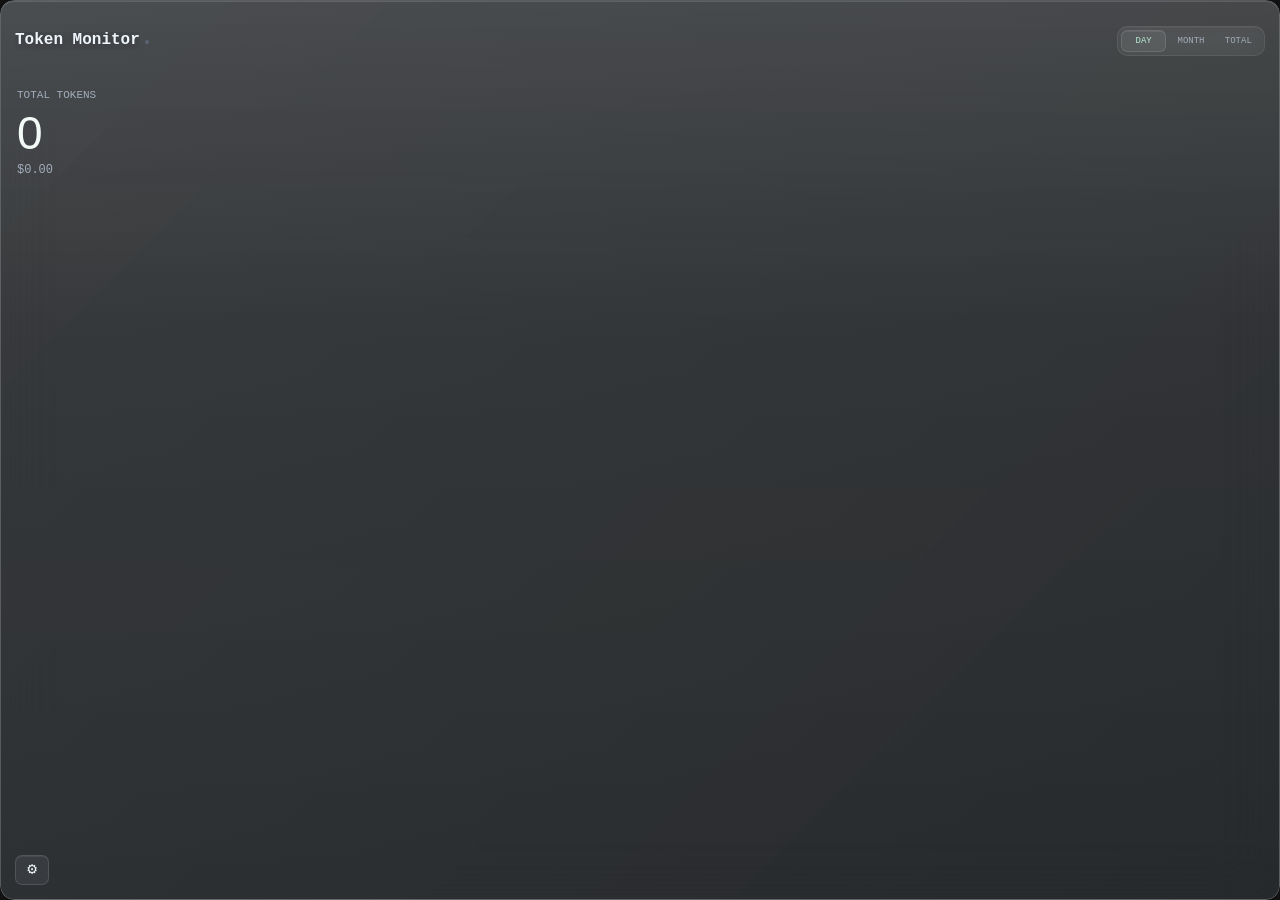
<file: src/electron/renderer/index.html>
<!doctype html>
<html lang="en">
  <head>
    <meta charset="utf-8" />
    <meta name="viewport" content="width=device-width, initial-scale=1" />
    <title>Token Monitor</title>
    <script src="floatingBubbleBoot.js"></script>
    <link rel="stylesheet" href="styles.css" />
  </head>
  <body>
    <main class="shell">
      <header class="titlebar">
        <div>
          <div class="app-title"><span class="app-title-text">Token Monitor</span><span class="app-title-mark" aria-hidden="true">Σ</span><span id="liveDot" class="live-dot" title="Stream offline"></span><span class="app-title-measure" aria-hidden="true">Token Monitor</span></div>
          <div id="status" class="status">Starting</div>
        </div>
        <div class="title-controls">
          <nav class="tabs" aria-label="Period tabs">
            <button class="tab active" data-period="today">DAY</button>
            <button class="tab" data-period="month">MONTH</button>
            <button class="tab" data-period="allTime">TOTAL</button>
          </nav>
          <div class="actions-hotspot" title="Window controls"></div>
          <div class="window-actions">
            <button id="pinButton" class="icon-button" title="Cycle window behavior">⇧</button>
            <span id="titlebarActionSlot"><button id="refreshButton" class="refresh-button" title="Refresh">↻</button></span>
            <button id="minButton" class="icon-button" title="Minimize">−</button>
            <button id="closeButton" class="icon-button" title="Close">×</button>
          </div>
        </div>
      </header>

      <nav id="viewTabs" class="view-tabs hidden" aria-label="Views"></nav>

      <section id="settingsPanel" class="settings-panel hidden">
        <div class="settings-group settings-collapsible-group settings-general-group">
          <button class="settings-section-toggle" type="button" data-settings-section="general" aria-expanded="false" aria-controls="generalSettingsDetails">
            <span class="settings-section-heading"><span class="settings-section-icon settings-section-icon-general" aria-hidden="true"></span><span data-i18n="settings.sections.general">General</span></span>
            <span class="settings-section-meta"><span id="generalSettingsSummary" class="settings-section-summary"></span><span class="settings-section-disclosure" aria-hidden="true"></span></span>
          </button>
          <div id="generalSettingsDetails" class="settings-section-details hidden">
            <div class="settings-subgroup settings-language-group">
              <label><span data-i18n="settings.language.label">Interface language</span>
                <select id="languageInput">
                  <option value="auto" data-i18n="settings.language.auto">Auto (system)</option>
                  <option value="en" data-i18n="settings.language.english">English</option>
                  <option value="zh-TW" data-i18n="settings.language.zhTW">繁體中文</option>
                  <option value="zh-CN" data-i18n="settings.language.zhCN">简体中文</option>
                </select>
              </label>
            </div>
            <div id="startupGroup" class="settings-group settings-subgroup">
              <div class="settings-group-header"><span data-i18n="settings.startup.title">Startup</span></div>
              <label class="checkbox-label"><input id="startAtLoginInput" type="checkbox" /><span data-i18n="settings.startup.startAtLogin">Start at login</span></label>
              <p id="startupNote" class="settings-note" data-i18n="settings.startup.available">Available in packaged macOS and Windows builds.</p>
            </div>
            <div class="settings-subgroup">
              <div class="settings-group-header"><span data-i18n="settings.integrations.title">Integrations</span></div>
              <label class="checkbox-label"><input id="discordRpcInput" type="checkbox" /><span data-i18n="settings.integrations.discord">Discord Rich Presence</span></label>
            </div>
            <div class="settings-subgroup">
              <div class="settings-group-header"><span data-i18n="settings.appUpdate.title">App Updates</span><span data-i18n="settings.appUpdate.source">GitHub releases</span></div>
              <div class="tokscale-lines">
                <div><span data-i18n="settings.appUpdate.installed">Installed</span><strong id="appUpdateInstalled">—</strong></div>
                <div><span data-i18n="settings.appUpdate.latest">Latest</span><strong id="appUpdateLatest" data-i18n="settings.common.notChecked">Not checked</strong></div>
              </div>
              <div class="settings-actions">
                <button id="appUpdateCheckButton" type="button" data-i18n="settings.appUpdate.check">Check for updates</button>
                <button id="appUpdateViewReleaseButton" type="button" class="hidden" data-i18n="settings.appUpdate.viewRelease">View release</button>
              </div>
              <div id="appUpdateMessage" class="tokscale-message"></div>
            </div>
            <div id="tokscaleGroup" class="settings-group settings-subgroup">
              <div class="settings-group-header"><span>Tokscale</span><span data-i18n="settings.tokscale.source">CLI dependency from npm</span></div>
              <div class="tokscale-lines">
                <div><span data-i18n="settings.tokscale.installed">Installed</span><strong id="tokscaleInstalled" data-i18n="settings.common.checking">Checking...</strong></div>
                <div id="tokscaleBundledLine"><span data-i18n="settings.tokscale.bundled">Bundled</span><strong id="tokscaleBundled">—</strong></div>
                <div><span><span data-i18n="settings.tokscale.npm">On npm</span> <small data-i18n="settings.tokscale.latestTag">(latest tag)</small></span><strong id="tokscaleNpm" data-i18n="settings.common.notChecked">Not checked</strong></div>
              </div>
              <p class="settings-note"><span data-i18n="settings.tokscale.noteBefore">Token Monitor uses tokscale (MIT, open-source) to read token data.</span> <button id="openTokscaleLinkButton" type="button" class="inline-link" data-i18n="settings.tokscale.learnMore">Learn more</button></p>
              <div id="tokscaleMessage" class="tokscale-message"></div>
              <div class="settings-actions">
                <button id="checkTokscaleButton" type="button" data-i18n="settings.tokscale.checkNpm">Check npm</button>
                <button id="downloadTokscaleButton" type="button" class="hidden" data-i18n="settings.tokscale.downloadNpm">Download from npm</button>
                <button id="resetTokscaleButton" type="button" class="hidden" data-i18n="settings.tokscale.resetBundled">Reset to bundled</button>
              </div>
            </div>
            <div class="settings-subgroup">
              <div class="settings-group-header"><span data-i18n="settings.advanced.title">Advanced</span></div>
              <p class="settings-note"><span data-i18n="settings.advanced.note">Additional options are available in</span> <code>settings.json</code>.</p>
              <div class="settings-actions">
                <button id="openConfigButton" data-i18n="settings.advanced.openConfig">Open Config</button>
              </div>
            </div>
          </div>
        </div>

        <div class="settings-group settings-collapsible-group settings-main-group">
          <button class="settings-section-toggle" type="button" data-settings-section="main" aria-expanded="false" aria-controls="mainSettingsDetails">
            <span class="settings-section-heading"><span class="settings-section-icon settings-section-icon-main" aria-hidden="true"></span><span data-i18n="settings.sections.main">Main</span></span>
            <span class="settings-section-meta"><span id="mainSettingsSummary" class="settings-section-summary"></span><span class="settings-section-disclosure" aria-hidden="true"></span></span>
          </button>
          <div id="mainSettingsDetails" class="settings-section-details hidden">
            <div class="settings-subgroup settings-main-screen-group">
              <div class="settings-note-row">
                <p class="settings-note" data-i18n="settings.views.note">Choose which main views appear and the order of the mode button.</p>
                <div class="tool-header-actions">
                  <button id="resetViewDisplayOrderButton" class="tool-header-action" type="button" title="Reset order" aria-label="Reset order" data-i18n-title="settings.views.resetOrder" data-i18n-aria-label="settings.views.resetOrder"><span aria-hidden="true">↺</span></button>
                  <button id="showAllViewsButton" class="tool-header-action" type="button" title="Show all" aria-label="Show all" data-i18n-title="settings.views.showAll" data-i18n-aria-label="settings.views.showAll"><span class="tool-header-eye" aria-hidden="true"></span></button>
                </div>
              </div>
              <div id="viewDisplayList" class="tool-preference-list"></div>
              <label><span data-i18n="settings.currency.label">Currency</span>
                <select id="currencyInput">
                  <option value="USD" data-i18n="settings.currency.usd">USD - US Dollar</option>
                  <option value="TWD" data-i18n="settings.currency.twd">TWD - New Taiwan Dollar</option>
                  <option value="HKD" data-i18n="settings.currency.hkd">HKD - Hong Kong Dollar</option>
                  <option value="CNY" data-i18n="settings.currency.cny">CNY - Chinese Yuan</option>
                </select>
              </label>
              <label><span data-i18n="settings.budget.daily">Daily budget (USD, 0 = off)</span><input id="dailyBudgetInput" type="number" min="0" step="1" inputmode="decimal" /></label>
              <label><span data-i18n="settings.budget.monthly">Monthly budget (USD, 0 = off)</span><input id="monthlyBudgetInput" type="number" min="0" step="1" inputmode="decimal" /></label>
              <p class="settings-note" data-i18n="settings.budget.note">Get a desktop notification at 50/80/100% of budget; the cost turns amber then red. Budget is in USD (the underlying cost unit).</p>
            </div>
          </div>
        </div>

        <div class="settings-group settings-collapsible-group settings-window-section-group">
          <button class="settings-section-toggle" type="button" data-settings-section="window" aria-expanded="false" aria-controls="windowSettingsDetails">
            <span class="settings-section-heading"><span class="settings-section-icon settings-section-icon-window" aria-hidden="true"></span><span data-i18n="settings.sections.window">Window</span></span>
            <span class="settings-section-meta"><span id="windowSettingsSummary" class="settings-section-summary"></span><span class="settings-section-disclosure" aria-hidden="true"></span></span>
          </button>
          <div id="windowSettingsDetails" class="settings-section-details hidden">
            <div class="settings-subgroup settings-window-group">
              <label><span data-i18n="settings.display.windowBehavior">Window behavior</span>
                <select id="windowBehaviorInput">
                  <option value="floating" data-i18n="settings.windowBehavior.floating">Floating above apps</option>
                  <option value="normal" data-i18n="settings.windowBehavior.normal">Normal window</option>
                  <option value="desktop" data-i18n="settings.windowBehavior.desktop">Desktop pinned</option>
                </select>
              </label>
              <p class="settings-note" data-i18n="settings.display.windowBehaviorNote">Desktop pinned keeps the widget below other apps and locks drag/resize while staying clickable.</p>
              <label class="checkbox-label"><input id="alwaysOnTopAboveAllInput" type="checkbox" /><span data-i18n="settings.display.alwaysOnTopAboveAll">Always on top (above all apps, incl. fullscreen)</span></label>
              <label><span data-i18n="settings.display.usageRefresh">Refresh interval</span>
                <select id="usageRefreshInput">
                  <option value="15000">15 seconds</option>
                  <option value="30000">30 seconds</option>
                  <option value="60000">1 minute</option>
                  <option value="120000">2 minutes</option>
                  <option value="300000">5 minutes</option>
                  <option value="600000">10 minutes</option>
                  <option value="900000">15 minutes</option>
                </select>
              </label>
              <p class="settings-note" data-i18n="settings.display.usageRefreshNote">How often the usage number is recomputed when idle. It still updates within seconds when a tracked tool writes new data. This is local-only — no network requests.</p>
              <div class="settings-field">
                <div class="settings-field-label" data-i18n="settings.display.windowShortcut">Shortcut</div>
                <div class="shortcut-recorder">
                  <div id="windowToggleShortcutValue" class="shortcut-value" aria-live="polite">Off</div>
                  <button id="windowToggleShortcutRecordButton" type="button" data-i18n="settings.shortcut.record">Record</button>
                  <button id="windowToggleShortcutClearButton" type="button" data-i18n="settings.shortcut.clear">Clear</button>
                </div>
              </div>
              <p id="windowToggleShortcutNote" class="settings-note" data-i18n="settings.display.windowShortcutNote">Record a global shortcut to show or hide the window.</p>
            </div>
            <div class="settings-subgroup settings-presence-group">
              <div class="settings-group-header"><span data-i18n="settings.display.presenceTitle">Floating & Tray</span></div>
              <div class="presence-feature">
                <label class="checkbox-label"><input id="floatingBubbleInput" type="checkbox" /><span data-i18n="settings.display.floatingBubble">Floating Bubble</span></label>
                <div id="floatingBubbleOptions" class="presence-feature-body hidden">
                  <p class="settings-note" data-i18n="settings.display.floatingBubbleNote">Collapse the widget into a slim draggable mini-window; click it to reopen.</p>
                  <label id="floatingBubbleTriggerRow"><span data-i18n="settings.display.floatingBubbleTrigger">Open on</span>
                    <select id="floatingBubbleTriggerInput">
                      <option value="click" data-i18n="settings.floatingBubbleTrigger.click">Click</option>
                      <option value="hover" data-i18n="settings.floatingBubbleTrigger.hover">Hover (preview)</option>
                    </select>
                  </label>
                  <label id="floatingBubbleContentRow"><span data-i18n="settings.display.floatingBubbleContent">Bubble display</span>
                    <select id="floatingBubbleContentInput">
                      <option value="icon" data-i18n="settings.tray.iconOnly">Icon only</option>
                      <option value="tokens" data-i18n="settings.tray.tokensToday">Tokens Today (1.2M)</option>
                      <option value="cost" data-i18n="settings.tray.costToday">Cost Today ($1.23)</option>
                      <option value="both" data-i18n="settings.tray.bothToday">Tokens + Cost Today (1.2M - $1.23)</option>
                      <option value="tokensAll" data-i18n="settings.tray.tokensTotal">Tokens Total (1.36B)</option>
                      <option value="costAll" data-i18n="settings.tray.costTotal">Cost Total ($8.28)</option>
                      <option value="bothAll" data-i18n="settings.tray.bothTotal">Tokens + Cost Total (1.36B - $8.28)</option>
                      <option value="barsSession" data-i18n="settings.tray.barsSession">Limit bars: lowest session remaining</option>
                      <option value="barsWeekly" data-i18n="settings.tray.barsWeekly">Limit bars: lowest weekly remaining</option>
                      <option value="barsAllSessions" data-i18n="settings.tray.barsAllSessions">Limit bars: first two session limits</option>
                      <option value="bars" data-i18n="settings.tray.barsWindow">Limit bars: lowest remaining limit</option>
                    </select>
                  </label>
                </div>
              </div>
              <div class="presence-feature">
                <label class="checkbox-label"><input id="showTrayIconInput" type="checkbox" /><span data-i18n="settings.display.showTrayIcon">Show tray/menu bar icon</span></label>
                <div id="trayIconOptions" class="presence-feature-body hidden">
                  <label><span data-i18n="settings.display.trayText">Tray text</span>
                    <select id="trayContentInput">
                      <option value="tokens" data-i18n="settings.tray.tokensToday">Tokens Today (1.2M)</option>
                      <option value="cost" data-i18n="settings.tray.costToday">Cost Today ($1.23)</option>
                      <option value="both" data-i18n="settings.tray.bothToday">Tokens + Cost Today (1.2M - $1.23)</option>
                      <option value="tokensAll" data-i18n="settings.tray.tokensTotal">Tokens Total (1.36B)</option>
                      <option value="costAll" data-i18n="settings.tray.costTotal">Cost Total ($8.28)</option>
                      <option value="bothAll" data-i18n="settings.tray.bothTotal">Tokens + Cost Total (1.36B - $8.28)</option>
                      <option value="barsSession" data-i18n="settings.tray.barsSession">Limit bars: lowest session remaining</option>
                      <option value="barsWeekly" data-i18n="settings.tray.barsWeekly">Limit bars: lowest weekly remaining</option>
                      <option value="barsAllSessions" data-i18n="settings.tray.barsAllSessions">Limit bars: first two session limits</option>
                      <option value="bars" data-i18n="settings.tray.barsWindow">Limit bars: lowest remaining limit</option>
                      <option value="icon" data-i18n="settings.tray.iconOnly">Icon only</option>
                    </select>
                  </label>
                  <label class="checkbox-label"><input id="trayModeInput" type="checkbox" /><span data-i18n="settings.display.trayMode">Tray-only mode</span></label>
                  <div id="trayOptions" class="presence-feature-body hidden">
                    <p class="settings-note" data-i18n="settings.display.trayNote">Hide the main window; show a popover from the macOS menu bar or Windows system tray.</p>
                  </div>
                </div>
              </div>
            </div>
          </div>
        </div>

        <div class="settings-group settings-collapsible-group settings-appearance-section-group">
          <button class="settings-section-toggle" type="button" data-settings-section="appearance" aria-expanded="false" aria-controls="appearanceSettingsDetails">
            <span class="settings-section-heading"><span class="settings-section-icon settings-section-icon-appearance" aria-hidden="true"></span><span data-i18n="settings.appearance.title">Appearance</span></span>
            <span class="settings-section-meta"><span id="appearanceSettingsSummary" class="settings-section-summary"></span><span class="settings-section-disclosure" aria-hidden="true"></span></span>
          </button>
          <div id="appearanceSettingsDetails" class="settings-section-details hidden">
            <div class="settings-subgroup settings-appearance-group">
              <label class="checkbox-label"><input id="systemGlassInput" type="checkbox" /><span data-i18n="settings.appearance.systemGlass">System Glass</span></label>
              <label class="checkbox-label"><input id="liveDotInput" type="checkbox" /><span data-i18n="settings.appearance.liveIndicator">Live Indicator</span></label>
              <label class="checkbox-label"><input id="numberAnimationInput" type="checkbox" /><span data-i18n="settings.appearance.numberAnimation">Animate number changes</span></label>
              <label class="checkbox-label"><input id="modelSortByCostInput" type="checkbox" /><span data-i18n="settings.appearance.modelSortByCost">Model view: rank by cost ($)</span></label>
              <label class="checkbox-label"><input id="toolIconsInput" type="checkbox" /><span data-i18n="settings.appearance.toolIcons">Tool Icons</span></label>
              <label class="checkbox-label"><input id="titleIconInput" type="checkbox" /><span data-i18n="settings.appearance.titleIcon">Use Title Icon</span></label>
              <label class="checkbox-label"><input id="settingsInTitlebarInput" type="checkbox" /><span data-i18n="settings.appearance.settingsInTitlebar">Settings button in title bar</span></label>
              <label><span class="slider-label"><span data-i18n="settings.appearance.glass">Glass</span><button id="resetGlassButton" type="button" class="reset-appearance-button reset-inline" title="Reset glass" data-i18n-title="settings.appearance.resetGlass">↺</button></span><input id="glassInput" type="range" min="0" max="100" step="1" /></label>
              <label><span class="slider-label"><span data-i18n="settings.appearance.depth">Depth</span><button id="resetDepthButton" type="button" class="reset-appearance-button reset-inline" title="Reset depth" data-i18n-title="settings.appearance.resetDepth">↺</button></span><input id="blurInput" type="range" min="0" max="100" step="1" /></label>
              <label><span class="slider-label"><span data-i18n="settings.appearance.zoom">Zoom</span><button id="resetZoomButton" type="button" class="reset-appearance-button reset-inline" title="Reset zoom" data-i18n-title="settings.appearance.resetZoom">↺</button></span><input id="zoomInput" type="range" min="70" max="160" step="5" /></label>
            </div>
            <div class="settings-subgroup settings-theme-group">
              <div class="settings-note-row">
                <div class="settings-group-header"><span data-i18n="settings.appearance.themeTitle">Interface Theme</span></div>
                <div class="tool-header-actions">
                  <button id="resetThemeColorsButton" class="tool-header-action" type="button" title="Reset all" aria-label="Reset all" data-i18n-title="settings.appearance.resetAll" data-i18n-aria-label="settings.appearance.resetAll"><span aria-hidden="true">↺</span></button>
                </div>
              </div>
              <div id="themePresetChips" class="theme-preset-chips"></div>
              <div id="themeColorGrid" class="color-picker-grid"></div>
            </div>
            <div class="settings-subgroup settings-vendor-color-group">
              <div class="settings-note-row">
                <div class="settings-group-header"><span data-i18n="settings.appearance.vendorTitle">Vendor Colors</span></div>
                <div class="tool-header-actions">
                  <button id="resetVendorColorsButton" class="tool-header-action" type="button" title="Reset to brand" aria-label="Reset to brand" data-i18n-title="settings.appearance.resetBrand" data-i18n-aria-label="settings.appearance.resetBrand"><span aria-hidden="true">↺</span></button>
                </div>
              </div>
              <p class="settings-note" data-i18n="settings.appearance.vendorNote">Override the chart and list colour for each tool. Reset returns it to the brand colour.</p>
              <div id="vendorColorList" class="vendor-color-list"></div>
            </div>
          </div>
        </div>

        <div class="settings-group settings-collapsible-group settings-tools-group">
          <button class="settings-section-toggle" type="button" data-settings-section="tools" aria-expanded="false" aria-controls="toolsSettingsDetails">
            <span class="settings-section-heading"><span class="settings-section-icon settings-section-icon-tools" aria-hidden="true"></span><span data-i18n="settings.sections.collection">Collection</span></span>
            <span class="settings-section-meta"><span id="toolsSettingsSummary" class="settings-section-summary"></span><span class="settings-section-disclosure" aria-hidden="true"></span></span>
          </button>
          <div id="toolsSettingsDetails" class="settings-section-details hidden">
            <div class="settings-subgroup settings-tools-subgroup">
              <div class="settings-note-row">
                <p class="settings-note" data-i18n="settings.tools.note">Track controls collection. Show controls the main Tools list.</p>
                <div class="tool-header-actions">
                  <button id="resetClientDisplayOrderButton" class="tool-header-action" type="button" title="Reset order" aria-label="Reset order" data-i18n-title="settings.tools.resetOrder" data-i18n-aria-label="settings.tools.resetOrder"><span aria-hidden="true">↺</span></button>
                  <button id="showAllClientsButton" class="tool-header-action" type="button" title="Show all" aria-label="Show all" data-i18n-title="settings.tools.showAll" data-i18n-aria-label="settings.tools.showAll"><span class="tool-header-eye" aria-hidden="true"></span></button>
                </div>
              </div>
              <div id="clientDisplayList" class="tool-preference-list"></div>
            </div>
            <div class="settings-subgroup">
              <label><span data-i18n="settings.tools.claudeDataDir">Claude data directory</span>
                <select id="claudeDataDirInput"></select>
              </label>
              <p class="settings-note" data-i18n="settings.tools.claudeDataDirNote">Where your Claude Code session logs live. Auto-detects ~/.claude and any custom CLAUDE_CONFIG_DIR. Choose "Browse…" to pick another folder.</p>
            </div>
            <div class="settings-subgroup">
              <div class="settings-group-header"><span data-i18n="settings.pricing.title">Custom pricing (USD / 1M tokens)</span></div>
              <div id="customPricingList" class="pricing-list"></div>
              <button id="savePricingButton" type="button" class="settings-inline-button" data-i18n="settings.pricing.save">Save pricing</button>
              <p class="settings-note" data-i18n="settings.pricing.note">Override the community list prices used for cost. Tip: tick "Free" for models covered by a flat subscription so they count as ~$0. Local only — no network. Takes effect within a few seconds.</p>
            </div>
          </div>
        </div>

        <div class="settings-group settings-collapsible-group settings-limits-group">
          <button class="settings-section-toggle" type="button" data-settings-section="limits" aria-expanded="false" aria-controls="limitsSettingsDetails">
            <span class="settings-section-heading"><span class="settings-section-icon settings-section-icon-limits" aria-hidden="true"></span><span data-i18n="settings.limits.title">AI Tool Limits</span></span>
            <span class="settings-section-meta"><span id="limitsSettingsSummary" class="settings-section-summary"></span><span class="settings-section-disclosure" aria-hidden="true"></span></span>
          </button>
          <div id="limitsSettingsDetails" class="settings-section-details hidden">
            <div id="limitProviderCheckboxes" class="client-checkboxes limit-provider-list"></div>
            <label><span data-i18n="settings.limits.refresh">Refresh</span>
              <select id="limitsRefreshInput">
                <option value="60000">1 min</option>
                <option value="120000">2 min</option>
                <option value="300000">5 min</option>
                <option value="900000">15 min</option>
                <option value="1800000">30 min</option>
              </select>
            </label>
            <label class="checkbox-label"><input id="showLimitSourceInput" type="checkbox" /><span data-i18n="settings.limits.showSource">Show Source</span></label>
          </div>
        </div>

        <div class="settings-group settings-collapsible-group settings-accounts-group">
          <button class="settings-section-toggle" type="button" data-settings-section="accounts" aria-expanded="false" aria-controls="accountsSettingsDetails">
            <span class="settings-section-heading"><span class="settings-section-icon settings-section-icon-accounts" aria-hidden="true"></span><span data-i18n="settings.sections.accounts">Accounts</span></span>
            <span class="settings-section-meta"><span id="accountsSettingsSummary" class="settings-section-summary"></span><span class="settings-section-disclosure" aria-hidden="true"></span></span>
          </button>
          <div id="accountsSettingsDetails" class="settings-section-details hidden">
            <div id="cursorAccountGroup" class="settings-group cursor-account-group">
              <button id="cursorSettingsToggle" class="settings-group-header cursor-settings-toggle" type="button" aria-expanded="false" aria-controls="cursorSettingsDetails">
                <span data-i18n="settings.cursor.title">Cursor Account</span>
                <span class="cursor-settings-summary">
                  <span id="cursorAccountStatus" class="cursor-status-pill" data-i18n="settings.common.checking">Checking...</span>
                  <span class="cursor-disclosure-icon" aria-hidden="true"></span>
                </span>
              </button>
              <div id="cursorSettingsDetails" class="cursor-settings-details hidden">
                <div class="settings-actions">
                  <button id="cursorLoginButton" data-i18n="settings.cursor.openBrowser">Open cursor.com in browser</button>
                  <button id="cursorLogoutButton" class="hidden" data-i18n="settings.common.logout">Logout</button>
                  <button id="cursorRefreshButton" class="hidden" data-i18n="settings.common.refresh">Refresh</button>
                </div>
                <div id="cursorManualPanel">
                  <p class="settings-note">
                    <strong>1.</strong> <span data-i18n="settings.cursor.step1Before">Open</span> <code>cursor.com/settings</code> <span data-i18n="settings.cursor.step1After">in your browser (button above).</span><br>
                    <strong>2.</strong> <span data-i18n="settings.cursor.step2Before">Open DevTools (F12 or Cmd+Opt+I) -> Application/Storage -> Cookies -></span> cursor.com.<br>
                    <strong>3.</strong> <span data-i18n="settings.cursor.step3Before">Copy the</span> <code>WorkosCursorSessionToken</code> <span data-i18n="settings.cursor.step3After">value.</span><br>
                    <strong>4.</strong> <span data-i18n="settings.cursor.step4">Paste it below and click Save.</span>
                  </p>
                  <textarea id="cursorManualInput" rows="3" spellcheck="false" placeholder="WorkosCursorSessionToken=..." data-i18n-placeholder="settings.cursor.manualPlaceholder"></textarea>
                  <div class="settings-actions">
                    <button id="cursorManualSubmit" data-i18n="settings.cursor.saveToken">Save token</button>
                  </div>
                </div>
                <div id="cursorErrorMessage" class="settings-note error hidden"></div>
              </div>
            </div>
            <div id="opencodeCookieGroup" class="settings-group cursor-account-group">
              <button id="opencodeSettingsToggle" class="settings-group-header cursor-settings-toggle" type="button" aria-expanded="false" aria-controls="opencodeSettingsDetails">
                <span data-i18n="settings.opencode.title">OpenCode Account</span>
                <span class="cursor-settings-summary">
                  <span id="opencodeCookieStatus" class="cursor-status-pill" data-i18n="settings.opencode.statusNotSet">Not configured</span>
                  <span class="cursor-disclosure-icon" aria-hidden="true"></span>
                </span>
              </button>
              <div id="opencodeSettingsDetails" class="cursor-settings-details hidden">
                <div class="settings-actions">
                  <button id="opencodeOpenBrowser" data-i18n="settings.opencode.openBrowser">Open OpenCode auth in browser</button>
                  <button id="opencodeLogoutButton" class="hidden" data-i18n="settings.common.logout">Logout</button>
                  <button id="opencodeRefreshButton" class="hidden" data-i18n="settings.common.refresh">Refresh</button>
                </div>
                <div id="opencodeManualPanel">
                  <p class="settings-note">
                    <strong>1.</strong> <span data-i18n="settings.opencode.step1Before">Open</span> <code>opencode.ai/auth</code> <span data-i18n="settings.opencode.step1After">in your browser (button above) and sign in.</span><br>
                    <strong>2.</strong> <span data-i18n="settings.opencode.step2">Open DevTools (F12 or Cmd+Opt+I) -> Application/Storage -> Cookies -> opencode.ai.</span><br>
                    <strong>3.</strong> <span data-i18n="settings.opencode.step3Before">Copy the</span> <code>auth</code> <span data-i18n="settings.opencode.step3After">value.</span><br>
                    <strong>4.</strong> <span data-i18n="settings.opencode.step4">Paste it below and click Save.</span>
                  </p>
                  <textarea id="opencodeCookieInput" rows="3" spellcheck="false" placeholder="auth=..." data-i18n-placeholder="settings.opencode.cookiePlaceholder"></textarea>
                  <div class="settings-actions">
                    <button id="opencodeCookieSubmit" data-i18n="settings.opencode.saveCookie">Save cookie</button>
                  </div>
                </div>
                <div id="opencodeErrorMessage" class="settings-note error hidden"></div>
              </div>
            </div>
            <div id="deepseekAccountGroup" class="settings-group cursor-account-group">
              <button id="deepseekSettingsToggle" class="settings-group-header cursor-settings-toggle" type="button" aria-expanded="false" aria-controls="deepseekSettingsDetails">
                <span data-i18n="settings.deepseek.title">DeepSeek Account</span>
                <span class="cursor-settings-summary">
                  <span id="deepseekApiKeyStatus" class="cursor-status-pill" data-i18n="settings.opencode.statusNotSet">Not configured</span>
                  <span class="cursor-disclosure-icon" aria-hidden="true"></span>
                </span>
              </button>
              <div id="deepseekSettingsDetails" class="cursor-settings-details hidden">
                <div class="settings-actions">
                  <button id="deepseekOpenBrowser" data-i18n="settings.deepseek.openBrowser">Open DeepSeek API keys</button>
                  <button id="deepseekLogoutButton" class="hidden" data-i18n="settings.deepseek.clearApiKey">Clear key</button>
                  <button id="deepseekRefreshButton" data-i18n="settings.common.refresh">Refresh</button>
                </div>
                <div id="deepseekManualPanel">
                  <p class="settings-note" data-i18n="settings.deepseek.note">Paste a DeepSeek API key. It stays on this device and is used only for the balance API.</p>
                  <input id="deepseekApiKeyInput" type="password" spellcheck="false" placeholder="sk-..." data-i18n-placeholder="settings.deepseek.apiKeyPlaceholder" />
                  <div class="settings-actions">
                    <button id="deepseekApiKeySubmit" data-i18n="settings.deepseek.saveApiKey">Save API key</button>
                  </div>
                </div>
                <div id="deepseekErrorMessage" class="settings-note error hidden"></div>
              </div>
            </div>
          </div>
        </div>

        <div class="settings-group settings-collapsible-group settings-sync-group">
          <button class="settings-section-toggle" type="button" data-settings-section="sync" aria-expanded="false" aria-controls="syncSettingsDetails">
            <span class="settings-section-heading"><span class="settings-section-icon settings-section-icon-sync" aria-hidden="true"></span><span data-i18n="settings.sync.title">Multi-device Sync</span></span>
            <span class="settings-section-meta"><span id="syncSettingsSummary" class="settings-section-summary"></span><span class="settings-section-disclosure" aria-hidden="true"></span></span>
          </button>
          <div id="syncSettingsDetails" class="settings-section-details hidden">
            <div id="hubModeOptions" class="hub-mode-options" role="radiogroup">
              <label class="hub-mode-option">
                <input type="radio" name="hubMode" value="local" />
                <div class="hub-mode-text"><strong data-i18n="settings.sync.localOnly">Local only</strong><span data-i18n="settings.sync.localOnlyDesc">This device only.</span></div>
              </label>
              <label class="hub-mode-option">
                <input type="radio" name="hubMode" value="client" />
                <div class="hub-mode-text"><strong data-i18n="settings.sync.connectHub">Connect to a hub</strong><span data-i18n="settings.sync.connectHubDesc">Send this device's usage to a hub elsewhere.</span></div>
              </label>
              <label class="hub-mode-option">
                <input type="radio" name="hubMode" value="host" />
                <div class="hub-mode-text"><strong data-i18n="settings.sync.hostHub">Host hub on this device</strong><span data-i18n="settings.sync.hostHubDesc">Open a hub here so other devices can connect.</span></div>
              </label>
            </div>
            <div id="hubClientFields" class="hub-mode-fields hidden">
              <label><span data-i18n="settings.sync.hubUrl">Hub URL</span><input id="hubUrlInput" type="text" spellcheck="false" placeholder="http://hub-host:17321" /></label>
              <label><span data-i18n="settings.sync.secret">Secret</span><input id="secretInput" type="password" spellcheck="false" placeholder="optional shared secret" data-i18n-placeholder="settings.sync.secretPlaceholder" /></label>
            </div>
            <div id="hubHostFields" class="hub-mode-fields hidden">
              <label><span data-i18n="settings.sync.port">Port</span><input id="hubPortInput" type="number" min="1" max="65535" spellcheck="false" /></label>
              <label><span data-i18n="settings.sync.sharedSecret">Shared Secret</span>
                <div class="hub-secret-row">
                  <input id="hubSecretInput" type="text" spellcheck="false" readonly />
                  <button id="hubSecretCopyButton" type="button" class="icon-button" title="Copy secret" data-i18n-title="settings.sync.copySecret">⧉</button>
                  <button id="hubSecretRegenButton" type="button" class="icon-button" title="Regenerate" data-i18n-title="settings.sync.regenerateSecret">↺</button>
                </div>
              </label>
              <div id="hubStatusRow" class="hub-status"></div>
              <div id="hubAddressList" class="hub-address-list"></div>
              <p class="settings-note" data-i18n="settings.sync.hostNote">Other devices connect using one of the URLs above with the shared secret. macOS / Windows may prompt to allow incoming connections the first time. For cross-network use, run Tailscale or ZeroTier on both sides - the virtual IP works the same.</p>
              <p class="settings-note hub-warning" data-i18n="settings.sync.hostWarning">The hub runs while Token Monitor is running. Quitting (not just closing the window) stops the hub for all connected devices.</p>
            </div>
            <label><span data-i18n="settings.sync.deviceId">Device ID</span><input id="deviceIdInput" type="text" spellcheck="false" placeholder="auto (hostname)" data-i18n-placeholder="settings.sync.deviceIdPlaceholder" /></label>
            <div class="settings-actions">
              <button id="saveSettingsButton" data-i18n="settings.common.save">Save</button>
            </div>
          </div>
        </div>
      </section>

      <section class="total-panel">
        <div class="label-row"><span>TOTAL TOKENS</span></div>
        <div id="totalTokens" class="total-number">0</div>
        <div id="cost" class="cost">$0.00</div>
        <div id="costMeta" class="cost-meta hidden"></div>
      </section>

      <section id="breakdown" class="breakdown"></section>
      <div id="session-detail-head" class="detail-head hidden"></div>
      <div id="session-detail" class="session-detail hidden"></div>
      <section id="serviceStatusPanel" class="service-status-panel hidden"></section>
      <section id="limitsPanel" class="limits-panel hidden"></section>
      <section id="trendsPanel" class="trends-panel hidden"></section>
      <footer class="footer">
        <div id="appUpdatePill" class="update-pill hidden" title="">
          <button id="appUpdatePillAction" type="button" class="update-pill-action">
            <span id="appUpdatePillLabel" class="update-pill-label"></span>
          </button>
          <button id="appUpdatePillDismiss" type="button" class="update-pill-dismiss" title="Dismiss this version" aria-label="Dismiss this version">×</button>
        </div>
        <span id="footerActionSlot"><button id="settingsButton" class="icon-button" title="Settings">⚙</button></span>
      </footer>
    </main>
    <button id="floatingBubbleTab" class="floating-bubble-tab" type="button" title="Show Token Monitor" aria-label="Show Token Monitor" data-i18n-title="floatingBubble.expand" data-i18n-aria-label="floatingBubble.expand">
      <span id="floatingBubbleContent" aria-hidden="true">Σ</span>
    </button>
    <script src="trayBars.js"></script>
    <script src="usageCharts.js"></script>
    <script src="themePresets.js"></script>
    <script src="trayProviderIcons.js"></script>
    <script src="limitProviderOrder.js"></script>
    <script src="limitProviderPresentation.js"></script>
    <script src="clientStatusPresentation.js"></script>
    <script src="serviceStatusPresentation.js"></script>
    <script src="serviceStatusProviderPreferences.js"></script>
    <script src="clientDisplayPreferences.js"></script>
    <script src="viewDisplayPreferences.js"></script>
    <script src="preferenceDragSort.js"></script>
    <script src="i18n.js"></script>
    <script src="sessionRows.js"></script>
    <script src="sessionDetail.js"></script>
    <script src="../windowShortcut.js"></script>
    <script src="../../shared/currency.js"></script>
    <script src="../../shared/trayText.js"></script>
    <script src="app.js"></script>
  </body>
</html>
</file>
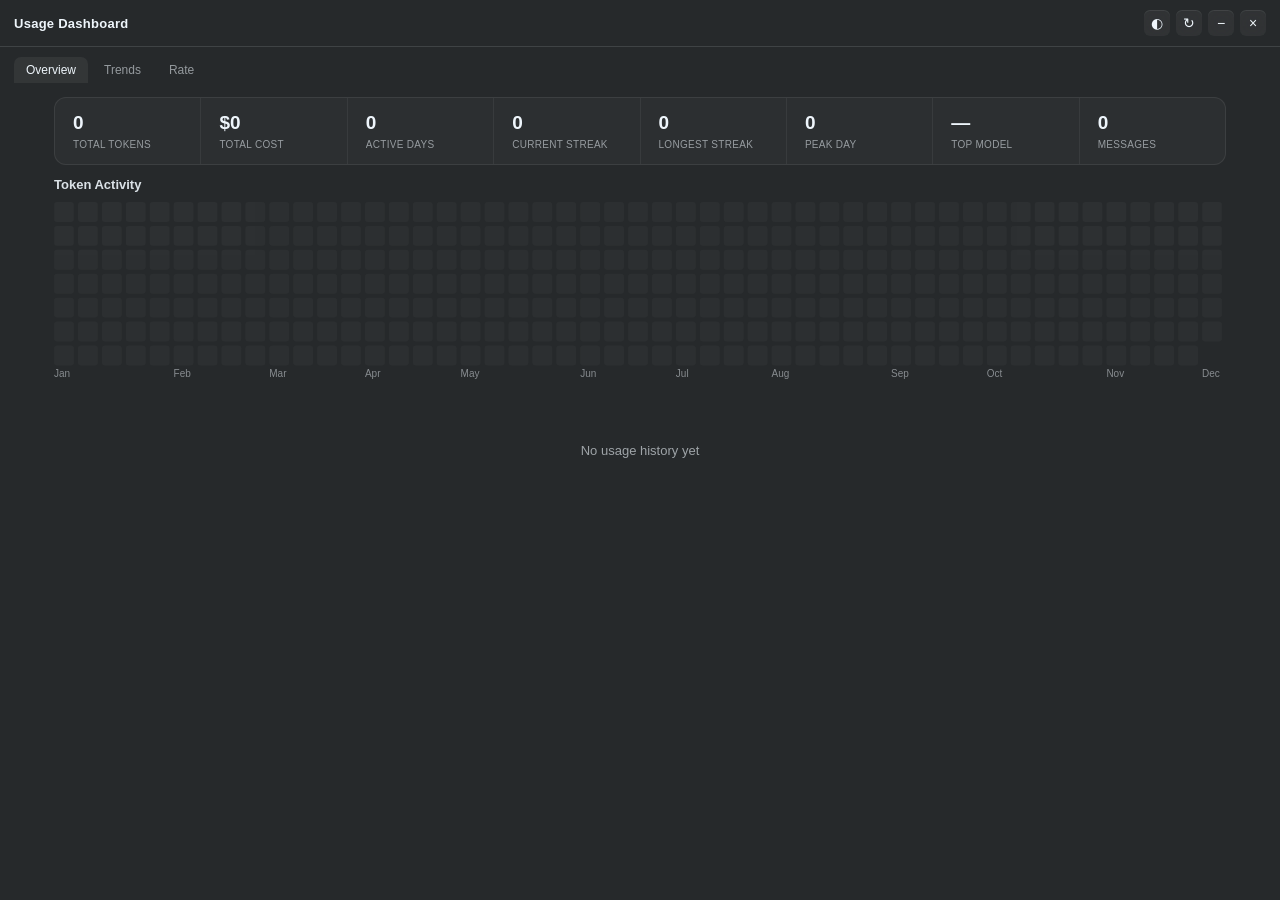
<file: src/electron/renderer/dashboard.html>
<!doctype html>
<html lang="en">
  <head>
    <meta charset="utf-8" />
    <meta name="viewport" content="width=device-width, initial-scale=1" />
    <title>Usage Dashboard</title>
    <link rel="stylesheet" href="styles.css" />
    <link rel="stylesheet" href="dashboard.css" />
  </head>
  <body>
    <header class="dash-header">
      <div class="dash-title" data-i18n="dashboard.title">Usage Dashboard</div>
      <div class="dash-header-actions">
        <button id="themeToggle" class="icon-button" title="Theme">◐</button>
        <button id="refreshBtn" class="icon-button" title="Refresh">↻</button>
        <button id="minBtn" class="icon-button" title="Minimize">−</button>
        <button id="closeBtn" class="icon-button" title="Close">×</button>
      </div>
    </header>

    <nav class="dash-tabs">
      <button id="activityTab" class="dash-tab active" data-tab="activity" data-i18n="dashboard.tab.activity">Overview</button>
      <button id="trendsTab" class="dash-tab" data-tab="trends" data-i18n="dashboard.tab.trends">Trends</button>
      <button id="rateTab" class="dash-tab" data-tab="rate" data-i18n="dashboard.tab.rate">Rate</button>
    </nav>

    <section id="ratePane" class="dash-pane hidden">
      <div class="dash-controls">
        <div class="dash-control-row">
          <div class="seg" data-control="rateMetric">
            <button class="seg-btn active" data-metric="total" data-i18n="dashboard.rate.total">Tokens/min</button>
            <button class="seg-btn" data-metric="cost" data-i18n="dashboard.rate.cost">Cost/min</button>
            <button class="seg-btn" data-metric="output" data-i18n="dashboard.rate.output">Output/min</button>
          </div>
          <div class="seg" data-control="rateGran">
            <button class="seg-btn active" data-gran="0" data-i18n="dashboard.rate.gran.auto">Auto</button>
            <button class="seg-btn" data-gran="30000" data-i18n="dashboard.rate.gran.30s">30s</button>
            <button class="seg-btn" data-gran="60000" data-i18n="dashboard.rate.gran.1m">1m</button>
            <button class="seg-btn" data-gran="300000" data-i18n="dashboard.rate.gran.5m">5m</button>
            <button class="seg-btn" data-gran="900000" data-i18n="dashboard.rate.gran.15m">15m</button>
            <button class="seg-btn" data-gran="3600000" data-i18n="dashboard.rate.gran.1h">1h</button>
          </div>
          <div id="rateRangeSelect" class="dash-range-group"></div>
        </div>
      </div>
      <div id="rateChart" class="dash-chart-wrap"></div>
      <div id="rateEmpty" class="trends-empty hidden" data-i18n="dashboard.rate.empty">No samples yet — leave the widget running to build the rate graph.</div>
    </section>

    <section id="trendsPane" class="dash-pane hidden">
      <div class="dash-controls">
        <div class="dash-control-row">
          <div class="seg" data-control="stack">
            <button class="seg-btn active" data-stack="client" data-i18n="dashboard.stack.client">By tool</button>
            <button class="seg-btn" data-stack="model" data-i18n="dashboard.stack.model">By model</button>
          </div>
          <div class="seg" data-control="mode">
            <button class="seg-btn active" data-mode="bars" data-i18n="dashboard.mode.bars">Bars</button>
            <button class="seg-btn" data-mode="kline" data-i18n="dashboard.mode.kline">K-line</button>
          </div>
          <div id="rangeSelect" class="dash-range-group"></div>
        </div>
      </div>
      <div id="dashChart" class="dash-chart-wrap"></div>
      <div id="dashLegend" class="dash-legend"></div>
    </section>

    <section id="activityPane" class="dash-pane">
      <div id="dashCards" class="dash-cards"></div>
      <div class="dash-heatmap-block">
        <div class="dash-heatmap-title" data-i18n="dashboard.heatmap.title">Token Activity</div>
        <div id="dashHeatmap" class="dash-heatmap-wrap"></div>
      </div>
      <div id="dashBreakdown" class="dash-breakdown"></div>
    </section>

    <div id="dashEmpty" class="dash-empty hidden" data-i18n="dashboard.empty">No usage history yet</div>
    <div id="dashTooltip" class="dash-tooltip hidden"></div>

    <script src="usageCharts.js"></script>
    <script src="themePresets.js"></script>
    <script src="i18n.js"></script>
    <script src="../../shared/currency.js"></script>
    <script src="dashboard.js"></script>
  </body>
</html>
</file>
<file: src/electron/renderer/styles.css>
:root {
  color-scheme: dark;
  --glass-rgb: 48, 52, 56;
  /* Surface overlays + borders are "light on dark" by default. A light theme
     (or any light --glass-rgb) flips these to dark via JS so panels/borders stay
     visible on a pale background — see themeCssVarEntries(). */
  --overlay-rgb: 255, 255, 255;
  --line-rgb: 232, 238, 244;
  /* Recessed surfaces: the settings panel/tooltip card (--panel-rgb) and sunken
     tracks/inputs (--sunken-rgb). Both flip light on a light theme. */
  --panel-rgb: 16, 21, 30;
  --sunken-rgb: 4, 8, 13;
  --glass-alpha: 0.68;
  --line-alpha: 0.138;
  --line-strong-alpha: 0.238;
  --control-alpha: 0.049;
  --highlight-alpha: 0.07;
  --glass: rgba(var(--glass-rgb), var(--glass-alpha));
  --glass-strong: rgba(31, 35, 41, 0.56);
  --glass-soft: rgba(var(--overlay-rgb), 0.05);
  --line: rgba(var(--line-rgb), var(--line-alpha));
  --line-strong: rgba(var(--line-rgb), var(--line-strong-alpha));
  --text: #eef5fb;
  --muted: #a3adbb;
  --green: #b7ead4;
  /* RGB triplet of the accent (--green), for the accent-tinted borders / glows /
     active states. Driven from the chosen accent so they flip together — see
     themeCssVarEntries(). Must match --green above. */
  --accent-rgb: 183, 234, 212;
  --number: #f3fbf7;
  --blue: #73bdf5;
  --orange: #f4a073;
  --purple: #b394f4;
  --yellow: #f1d973;
  --red: #f47788;
  --shadow: rgba(0, 0, 0, 0.36);
}
* { box-sizing: border-box; }
html, body {
  width: 100%;
  height: 100%;
  margin: 0;
  overflow: hidden;
  background: transparent;
  border-radius: 14px;
  color: var(--text);
  font-family: ui-monospace, SFMono-Regular, Menlo, Consolas, "Liberation Mono", monospace;
  user-select: none;
  -webkit-user-select: none;
}
button, input, select { font: inherit; }
button:focus, button:focus-visible { outline: none; }
input, textarea, [contenteditable="true"] {
  user-select: text;
  -webkit-user-select: text;
}
.shell {
  position: relative;
  display: flex;
  flex-direction: column;
  gap: 8px;
  width: 100%;
  height: 100%;
  padding: 12px 14px 14px;
  overflow: hidden;
  isolation: isolate;
  border: 1px solid var(--line-strong);
  border-radius: 14px;
  clip-path: inset(0 round 14px);
  background:
    linear-gradient(180deg, rgba(var(--overlay-rgb), var(--highlight-alpha)), rgba(var(--overlay-rgb), 0.022)),
    linear-gradient(135deg, rgba(var(--overlay-rgb), 0.035), rgba(0, 0, 0, 0.09)),
    var(--glass);
  box-shadow: 0 22px 55px var(--shadow), inset 0 1px 0 rgba(var(--overlay-rgb), 0.13);
  -webkit-backdrop-filter: blur(32px) saturate(115%);
  backdrop-filter: blur(32px) saturate(115%);
}
html.is-windows, html.is-windows body {
  border-radius: 8px;
}
html.is-windows .shell {
  border-radius: 8px;
  /* No clip-path on Windows: Chromium renders clip-path with a hard, non-AA
     edge on a transparent window, which made the bottom corners look truncated.
     border-radius + overflow:hidden round the corners (and clip the backdrop
     blur) with proper anti-aliasing instead. */
  clip-path: none;
}

html.is-mac-legacy, html.is-mac-legacy body {
  border-radius: 10px;
}
html.is-mac-legacy .shell {
  border-radius: 10px;
  clip-path: inset(0 round 10px);
}
.shell::after {
  content: "";
  position: absolute;
  inset: 0;
  pointer-events: none;
  border-radius: inherit;
  background: linear-gradient(180deg, rgba(var(--overlay-rgb), 0.08), transparent 36%);
}
.floating-bubble-tab {
  -webkit-app-region: no-drag;
  -webkit-appearance: none;
  appearance: none;
  position: fixed;
  inset: 0;
  z-index: 20;
  display: none;
  align-items: center;
  justify-content: center;
  width: 100%;
  height: 100%;
  padding: 0;
  border: 0;
  background: transparent;
  color: var(--green);
  cursor: grab;
  box-shadow: none;
  outline: none;
  -webkit-backdrop-filter: none;
  backdrop-filter: none;
}
.floating-bubble-tab span {
  display: block;
  font-size: 13px;
  font-weight: 700;
  line-height: 1;
  max-width: 100%;
  white-space: nowrap;
  overflow: hidden;
  text-overflow: clip;
  padding: 0 2px;
}
.floating-bubble-tab span.bars { padding: 0; }
.floating-bubble-tab span.bars img {
  display: block;
  width: auto;
  height: 24px;
}
.floating-bubble-tab.dragging { cursor: grabbing; }
html.floating-bubble-collapsed-left,
body.floating-bubble-collapsed-left,
html.floating-bubble-collapsed-right,
body.floating-bubble-collapsed-right {
  background:
    linear-gradient(180deg, rgba(var(--overlay-rgb), var(--highlight-alpha)), rgba(var(--overlay-rgb), 0.022)),
    linear-gradient(135deg, rgba(var(--overlay-rgb), 0.035), rgba(0, 0, 0, 0.09)),
    var(--glass),
    rgb(var(--glass-rgb));
}
html.floating-bubble-collapsed-left,
body.floating-bubble-collapsed-left {
  border-radius: 0;
}
html.floating-bubble-collapsed-right,
body.floating-bubble-collapsed-right {
  border-radius: 0;
}
html.floating-bubble-collapsed-left body .shell,
html.floating-bubble-collapsed-right body .shell,
body.floating-bubble-collapsed-left .shell,
body.floating-bubble-collapsed-right .shell {
  opacity: 0;
  pointer-events: none;
}
html.floating-bubble-collapsed-left body .floating-bubble-tab,
body.floating-bubble-collapsed-left .floating-bubble-tab {
  display: flex;
  border-radius: 0;
}
html.floating-bubble-collapsed-right body .floating-bubble-tab,
body.floating-bubble-collapsed-right .floating-bubble-tab {
  display: flex;
  border-radius: 0;
}
.floating-bubble-tab:hover {
  color: var(--text);
}
.titlebar {
  -webkit-app-region: drag;
  position: relative;
  z-index: 1;
  display: flex;
  align-items: center;
  justify-content: space-between;
  gap: 12px;
  min-height: 56px;
}
/* Keep interactive controls clickable even as the drag region grows. */
.titlebar .tabs, .titlebar .tab, .titlebar .icon-button, .titlebar .refresh-button, .titlebar .window-actions, .title-controls, .view-tabs, .view-tab { -webkit-app-region: no-drag; }
.shell.desktop-mode .titlebar { -webkit-app-region: no-drag; }
.titlebar > div:first-child { min-width: 0; flex: 1 1 auto; }
.app-title {
  display: flex;
  align-items: baseline;
  min-width: 0;
  font-size: clamp(13px, 4.5vw, 16px);
  font-weight: 700;
  line-height: 1.12;
  text-shadow: 0 1px 10px rgba(0, 0, 0, 0.35);
}
.app-title-text {
  min-width: 0;
  flex: 0 1 auto;
  white-space: nowrap;
  overflow: hidden;
  text-overflow: ellipsis;
}
.app-title-mark {
  display: none;
  font-weight: 700;
  line-height: 1;
}
/* Offscreen probe: rendered with the same font/size as the title, used by JS */
/* to detect "would Token Monitor still fit?". Independent of the live text */
/* element so toggling its visibility never disturbs the measurement. */
.app-title-measure {
  position: absolute;
  top: 0;
  left: -9999px;
  visibility: hidden;
  pointer-events: none;
  white-space: nowrap;
}
/* Swap text → Σ at the exact width where the title would start to truncate, */
/* driven by JS overflow detection (see renderer/app.js). */
.shell.title-collapsed .app-title-text, .shell.title-icon-only .app-title-text { display: none; }
.shell.title-collapsed .app-title-mark, .shell.title-icon-only .app-title-mark { display: inline; }
.live-dot {
  display: inline-block;
  width: 4px;
  height: 4px;
  margin-left: 5px;
  vertical-align: baseline;
  border-radius: 50%;
  background: #5b6471;
  box-shadow: 0 0 0 0 rgba(var(--accent-rgb), 0);
  transition: background 200ms ease, box-shadow 200ms ease;
}
.live-dot.live {
  background: var(--green);
  box-shadow: 0 0 4px rgba(var(--accent-rgb), 0.55);
}
/* One-shot flare on data update — flares, then settles back to the resting
   .live glow. No `infinite`, so the GPU compositor can idle between updates. */
.live-dot.pulse {
  animation: live-pulse 1.2s ease-out;
}
@keyframes live-pulse {
  0%   { box-shadow: 0 0 3px rgba(var(--accent-rgb), 0.45); }
  35%  { box-shadow: 0 0 9px rgba(var(--accent-rgb), 0.95); }
  100% { box-shadow: 0 0 4px rgba(var(--accent-rgb), 0.55); }
}
.status { display: none; margin-top: 4px; color: var(--muted); font-size: 11px; }
.status.error { display: block; }
.title-controls {
  -webkit-app-region: no-drag;
  position: relative;
  flex: 0 1 148px;
  min-width: 100px;
  width: 148px;
  height: 30px;
}
.actions-hotspot {
  position: absolute;
  top: -14px;
  right: -12px;
  width: 28px;
  height: 22px;
  z-index: 5;
}
.window-actions {
  position: absolute;
  top: 0;
  right: 0;
  width: 154px;
  height: 30px;
  display: flex;
  gap: 6px;
  opacity: 0;
  pointer-events: none;
  transform: translateY(-2px);
  transition: opacity 160ms ease 280ms, transform 160ms ease 280ms;
  z-index: 4;
}
#titlebarActionSlot { display: contents; }
#footerActionSlot { display: contents; }
/* Size the swappable action button by its slot, not by its element identity,
   so Settings/Refresh look right in either location. */
#titlebarActionSlot .icon-button, #titlebarActionSlot .refresh-button { width: 34px; height: 28px; font-size: 14px; }
#footerActionSlot .icon-button, #footerActionSlot .refresh-button { width: 34px; height: 30px; font-size: 16px; }
.actions-hotspot:hover ~ .window-actions, .window-actions:hover, .window-actions:focus-within, .shell.settings-open .window-actions {
  opacity: 1;
  pointer-events: auto;
  transform: translateY(0);
  transition-delay: 0ms;
}
/* NOTE: the titlebar period tabs (DAY/MONTH/TOTAL) and the window-action buttons
   share one box via a hover-swap, so the action row must NOT be pinned visible at
   rest — it would overlap the period tabs. Settings reachability is handled by the
   always-visible footer gear instead (settingsInTitlebar defaults off). */
.title-controls .tabs {
  position: absolute;
  inset: 0;
  width: 100%;
  transition: opacity 160ms ease 280ms, transform 160ms ease 280ms;
}
.title-controls:has(.actions-hotspot:hover) .tabs, .title-controls:has(.window-actions:hover) .tabs, .title-controls:has(.window-actions:focus-within) .tabs, .shell.settings-open .title-controls .tabs {
  opacity: 0;
  transform: translateY(2px);
  pointer-events: none;
  transition-delay: 0ms;
}
.icon-button, .refresh-button, .settings-actions button, .shortcut-recorder button, .tab, .mode-button {
  border: 1px solid var(--line);
  border-radius: 7px;
  background: rgba(var(--overlay-rgb), var(--control-alpha));
  color: var(--text);
  cursor: pointer;
  box-shadow: inset 0 1px 0 rgba(var(--overlay-rgb), 0.08);
  -webkit-backdrop-filter: blur(18px);
  backdrop-filter: blur(18px);
}
.icon-button { width: 34px; height: 28px; padding: 0; font-size: 14px; line-height: 1; }
.icon-button:hover, .refresh-button:hover, .mode-button:hover, .settings-actions button:hover, .shortcut-recorder button:hover { border-color: var(--line-strong); background: rgba(var(--overlay-rgb), 0.072); }
.icon-button.active { border-color: rgba(var(--accent-rgb), 0.58); color: var(--green); background: rgba(var(--accent-rgb), 0.08); }
.settings-panel {
  position: relative;
  z-index: 1;
  display: grid;
  gap: 14px;
  min-width: 0;
  max-height: calc(100vh - 72px);
  padding: 10px;
  border: 1px solid var(--line);
  border-radius: 8px;
  background: rgba(var(--panel-rgb), 0.72);
  -webkit-backdrop-filter: blur(22px);
  backdrop-filter: blur(22px);
  opacity: 1;
  overflow: hidden auto;
  scrollbar-width: none;
  transform: translateY(0);
  transition: max-height 140ms ease, opacity 120ms ease, padding 140ms ease, border-color 140ms ease, transform 140ms ease;
}
.settings-panel::-webkit-scrollbar { width: 0; height: 0; }
.settings-panel.hidden {
  max-height: 0;
  padding-top: 0;
  padding-bottom: 0;
  border-color: transparent;
  opacity: 0;
  pointer-events: none;
  transform: translateY(-4px);
  -webkit-backdrop-filter: none;
  backdrop-filter: none;
}
.settings-panel label, .settings-field { display: grid; min-width: 0; gap: 4px; color: var(--muted); font-size: 11px; }
.settings-field-label { min-width: 0; }
.settings-panel .checkbox-label {
  display: flex;
  align-items: center;
  justify-content: space-between;
  gap: 10px;
}
.settings-panel .checkbox-label input {
  width: auto;
  accent-color: var(--green);
}
.settings-group { display: grid; min-width: 0; gap: 8px; }
.settings-group.hidden, .settings-subgroup.hidden, .settings-actions button.hidden { display: none; }
.settings-group-header { display: flex; align-items: center; justify-content: space-between; color: var(--muted); font-size: 11px; }
.settings-group-header span:last-child:not(:first-child) { font-size: 9px; opacity: 0.72; }
.settings-collapsible-group {
  gap: 0;
  padding-bottom: 2px;
  border-bottom: 1px solid rgba(var(--line-rgb), 0.09);
}
.settings-collapsible-group:last-child {
  border-bottom: 0;
}
.settings-section-toggle {
  display: grid;
  grid-template-columns: minmax(0, 1fr) minmax(0, auto);
  align-items: center;
  gap: 10px;
  width: 100%;
  min-width: 0;
  min-height: 34px;
  padding: 5px 4px;
  border: 0;
  border-radius: 7px;
  background: transparent;
  color: var(--muted);
  font: inherit;
  text-align: left;
  cursor: pointer;
}
.settings-section-toggle:hover,
.settings-section-toggle:focus-visible {
  background: rgba(var(--overlay-rgb), var(--control-alpha));
  color: var(--text);
}
.settings-section-toggle:focus-visible {
  outline: 1px solid rgba(115, 189, 245, 0.72);
  outline-offset: 1px;
}
.settings-section-heading {
  display: flex;
  min-width: 0;
  align-items: center;
  gap: 8px;
  color: var(--text);
  font-size: 11px;
  font-weight: 600;
}
.settings-section-heading > span:last-child {
  min-width: 0;
  overflow: hidden;
  text-overflow: ellipsis;
  white-space: nowrap;
}
.settings-section-meta {
  display: flex;
  min-width: 0;
  align-items: center;
  justify-content: flex-end;
  gap: 5px;
}
.settings-section-disclosure {
  flex: 0 0 auto;
  display: inline-grid;
  place-items: center;
  width: 12px;
  height: 12px;
  color: var(--muted);
  font-size: 0;
  line-height: 0;
  transform-origin: center;
  transition: transform 140ms ease;
}
.settings-section-disclosure::before {
  content: "";
  width: 5px;
  height: 5px;
  border-right: 1.5px solid currentColor;
  border-bottom: 1.5px solid currentColor;
  transform: translateY(-1.5px) rotate(45deg);
}
.settings-section-summary,
.settings-subgroup-summary {
  min-width: 0;
  max-width: 150px;
  overflow: hidden;
  color: var(--muted);
  font-size: 9.5px;
  line-height: 1.25;
  text-align: right;
  text-overflow: ellipsis;
  white-space: nowrap;
}
.settings-subheader-actions {
  display: flex;
  min-width: 0;
  align-items: center;
  gap: 7px;
}
.settings-subgroup-summary {
  max-width: 86px;
}
.accordion-animated-container {
  display: grid !important;
  grid-template-rows: 1fr;
  transition: grid-template-rows 250ms cubic-bezier(0.4, 0, 0.2, 1), margin-top 250ms cubic-bezier(0.4, 0, 0.2, 1);
  min-width: 0;
}
.accordion-animated-container.hidden {
  grid-template-rows: 0fr;
  pointer-events: none;
  margin-top: 0 !important;
}

/* Convert Grid Gaps to animatable margins for accordion containers */
.settings-group, .settings-subgroup, .presence-feature, .tool-preference-list, .cursor-settings-details-inner, .hub-mode-fields > .accordion-animation-inner {
  gap: 0 !important;
}
.settings-group > * + *,
.settings-subgroup > * + *,
.presence-feature > * + *,
.cursor-settings-details-inner > * + *,
.hub-mode-fields > .accordion-animation-inner > * + * {
  margin-top: 8px;
}
.tool-preference-list > * + * {
  margin-top: 6px;
}
.accordion-animation-inner {
  overflow: hidden;
  opacity: 1;
  transition: opacity 250ms ease;
  min-height: 0;
}
.accordion-animated-container.hidden > .accordion-animation-inner {
  opacity: 0;
}

.settings-section-details {
  min-width: 0;
}
.settings-section-details-inner {
  display: grid;
  min-width: 0;
  gap: 10px;
  padding-left: 4px;
}
.settings-section-details-inner > :first-child {
  padding-top: 2px;
}
.settings-section-details-inner > :last-child {
  padding-bottom: 10px;
}
.settings-subgroup {
  display: grid;
  min-width: 0;
  gap: 8px;
  padding-top: 9px;
  border-top: 1px solid rgba(var(--line-rgb), 0.075);
}
.settings-section-details-inner > .settings-subgroup:first-child {
  padding-top: 0;
  border-top: 0;
}
.presence-feature { display: grid; min-width: 0; gap: 8px; }
.presence-feature + .presence-feature {
  padding-top: 10px;
  border-top: 1px solid rgba(var(--line-rgb), 0.09);
}
.presence-feature-body {
  min-width: 0;
  padding-left: 12px;
  border-left: 1px solid rgba(var(--line-rgb), 0.14);
}
.presence-feature-body > .accordion-animation-inner {
  display: grid;
  min-width: 0;
  gap: 8px;
}
.settings-collapsible-group.expanded > .settings-section-toggle .settings-section-disclosure {
  transform: rotate(180deg);
}
.settings-section-icon {
  position: relative;
  flex: 0 0 auto;
  display: inline-block;
  width: 16px;
  height: 16px;
  background-color: currentColor;
  color: var(--green);
  opacity: 0.9;
  -webkit-mask: var(--settings-section-icon-url) center / contain no-repeat;
  mask: var(--settings-section-icon-url) center / contain no-repeat;
}
.settings-section-icon-general { --settings-section-icon-url: url("icons/settings/general.svg"); }
.settings-section-icon-main { --settings-section-icon-url: url("icons/settings/main.svg"); }
.settings-section-icon-window { --settings-section-icon-url: url("icons/settings/window.svg"); }
.settings-section-icon-tools { --settings-section-icon-url: url("icons/settings/collection.svg"); }
.settings-section-icon-limits { --settings-section-icon-url: url("icons/settings/limits.svg"); }
.settings-section-icon-accounts { --settings-section-icon-url: url("icons/settings/accounts.svg"); }
.settings-section-icon-sync { --settings-section-icon-url: url("icons/settings/sync.svg"); }
.settings-section-icon-appearance { --settings-section-icon-url: url("icons/settings/appearance.svg"); }
.cursor-settings-toggle {
  width: 100%;
  padding: 0;
  border: 0;
  background: transparent;
  color: var(--muted);
  font-family: inherit;
  font-size: 11px;
  font-weight: inherit;
  line-height: 1.35;
  text-align: left;
  cursor: pointer;
}
.cursor-settings-toggle:hover { color: var(--text); }
.cursor-settings-toggle:focus-visible {
  outline: 1px solid rgba(115, 189, 245, 0.72);
  outline-offset: 3px;
  border-radius: 4px;
}
.settings-group-header .cursor-settings-summary {
  display: flex;
  align-items: center;
  gap: 4px;
  min-width: 0;
  max-width: 58%;
  font-size: 9px;
  opacity: 1;
}
.cursor-status-pill {
  display: block;
  min-width: 0;
  max-width: 100%;
  padding: 1px 5px;
  border: 1px solid var(--line);
  border-radius: 999px;
  background: rgba(var(--overlay-rgb), 0.045);
  color: var(--muted);
  font-size: 9px;
  line-height: 1.25;
  overflow: hidden;
  text-overflow: ellipsis;
  white-space: nowrap;
}
.cursor-disclosure-icon {
  flex: 0 0 auto;
  display: inline-grid;
  place-items: center;
  width: 12px;
  height: 12px;
  color: var(--muted);
  font-size: 0;
  line-height: 0;
  transform-origin: center;
  transition: transform 140ms ease;
}
.cursor-disclosure-icon::before {
  content: "";
  width: 5px;
  height: 5px;
  border-right: 1.5px solid currentColor;
  border-bottom: 1.5px solid currentColor;
  transform: translateY(-1.5px) rotate(45deg);
}
.cursor-account-group.expanded .cursor-disclosure-icon {
  transform: rotate(180deg);
}
.cursor-settings-details {
  min-width: 0;
}
.cursor-settings-details-inner {
  display: grid;
  min-width: 0;
  gap: 8px;
}
.settings-note { margin: 0; color: var(--muted); font-size: 10px; line-height: 1.45; }
.settings-note code { padding: 1px 5px; border-radius: 3px; background: rgba(var(--overlay-rgb), 0.06); font-size: 10px; }
.inline-link {
  padding: 0;
  border: 0;
  background: transparent;
  color: var(--blue);
  cursor: pointer;
  font-size: inherit;
}
.inline-link:hover { color: var(--text); }
.hub-mode-options {
  display: grid;
  min-width: 0;
  gap: 4px;
}
.settings-panel .hub-mode-option {
  display: flex;
  flex-direction: row;
  align-items: flex-start;
  gap: 8px;
  min-width: 0;
  width: 100%;
  padding: 7px 8px;
  border: 1px solid var(--line);
  border-radius: 7px;
  background: rgba(var(--overlay-rgb), var(--control-alpha));
  cursor: pointer;
}
.settings-panel .hub-mode-option:hover { border-color: var(--line-strong); }
.settings-panel .hub-mode-option input[type="radio"] {
  width: auto;
  margin: 2px 0 0;
  flex: 0 0 auto;
  accent-color: var(--green);
}
.settings-panel .hub-mode-option:has(input:checked) {
  border-color: rgba(115, 189, 245, 0.62);
  background: rgba(115, 189, 245, 0.07);
}
.hub-mode-text { display: grid; gap: 1px; min-width: 0; }
.hub-mode-text strong { color: var(--text); font-size: 11px; font-weight: 500; }
.hub-mode-text span { color: var(--muted); font-size: 10px; line-height: 1.35; }
.hub-mode-fields { min-width: 0; }
.hub-mode-fields > .accordion-animation-inner { display: grid; min-width: 0; gap: 8px; }
.hub-secret-row { display: flex; min-width: 0; align-items: center; gap: 6px; }
.settings-panel .hub-secret-row input { flex: 1 1 0; width: 0; min-width: 0; }
.hub-secret-row .icon-button { width: 30px; height: 30px; flex: 0 0 auto; font-size: 13px; }
.shortcut-recorder {
  display: grid;
  grid-template-columns: minmax(0, 1fr) auto auto;
  gap: 6px;
  min-width: 0;
}
.shortcut-value {
  display: flex;
  align-items: center;
  min-width: 0;
  height: 30px;
  padding: 0 9px;
  overflow: hidden;
  border: 1px solid var(--line);
  border-radius: 6px;
  background: rgba(var(--overlay-rgb), 0.052);
  color: var(--text);
  font-size: 11px;
  text-overflow: ellipsis;
  white-space: nowrap;
}
.shortcut-value.recording {
  border-color: rgba(115, 189, 245, 0.72);
  color: var(--blue);
}
.shortcut-recorder button {
  height: 30px;
  padding: 0 8px;
  font-size: 11px;
  white-space: nowrap;
}
.shortcut-recorder button:disabled {
  opacity: 0.5;
  cursor: not-allowed;
}
.shortcut-recorder button:disabled:hover {
  border-color: var(--line);
  background: rgba(var(--overlay-rgb), var(--control-alpha));
}
.hub-status {
  width: 100%;
  min-width: 0;
  padding: 6px 8px;
  border: 1px solid var(--line);
  border-radius: 6px;
  background: rgba(var(--overlay-rgb), var(--control-alpha));
  color: var(--muted);
  font-size: 10px;
}
.hub-status.ok { color: var(--green); border-color: rgba(var(--accent-rgb), 0.32); }
.hub-status.error { color: var(--red); border-color: rgba(244, 119, 136, 0.42); }
.hub-address-list { display: grid; min-width: 0; gap: 5px; }
.hub-address-header { color: var(--muted); font-size: 10px; }
.hub-address-empty { color: var(--muted); font-size: 10px; line-height: 1.4; }
.hub-address-row {
  display: flex;
  align-items: center;
  gap: 8px;
  width: 100%;
  min-width: 0;
  padding: 5px 7px;
  border: 1px solid var(--line);
  border-radius: 6px;
  background: rgba(var(--overlay-rgb), var(--control-alpha));
}
.hub-address-row code {
  flex: 1 1 0;
  width: 0;
  min-width: 0;
  padding: 0;
  background: transparent;
  color: var(--text);
  font-size: 10.5px;
  overflow: hidden;
  text-overflow: ellipsis;
  white-space: nowrap;
}
.hub-address-iface { color: var(--muted); font-size: 9.5px; flex: 0 0 auto; }
.hub-address-row .icon-button { width: 26px; height: 26px; flex: 0 0 auto; font-size: 12px; }
.settings-note.hub-warning { color: var(--orange); }
.tokscale-lines {
  display: grid;
  gap: 5px;
  color: var(--muted);
  font-size: 10px;
}
.tokscale-lines > div {
  display: flex;
  min-width: 0;
  justify-content: space-between;
  gap: 10px;
}
.tokscale-lines > div.hidden { display: none; }
.tokscale-lines strong {
  min-width: 0;
  overflow: hidden;
  color: var(--text);
  font-weight: 500;
  text-align: right;
  text-overflow: ellipsis;
  white-space: nowrap;
}
.tokscale-lines small { color: var(--muted); font-size: 9px; }
.tokscale-message {
  min-height: 12px;
  color: var(--muted);
  font-size: 10px;
  line-height: 1.35;
}
.tokscale-message.error { color: var(--red); }
.tokscale-message.success { color: var(--green); }
.settings-panel .client-checkboxes {
  display: grid;
  grid-template-columns: 1fr 1fr;
  gap: 6px 12px;
  padding: 2px;
}
.settings-panel .client-checkboxes label.client-checkbox {
  display: flex;
  flex-direction: row;
  align-items: center;
  justify-content: flex-start;
  gap: 8px;
  margin: 0;
  color: var(--fg);
  font-size: 11px;
  cursor: pointer;
  user-select: none;
  white-space: nowrap;
}
.settings-panel .client-checkboxes label.client-checkbox input[type="checkbox"] {
  flex: 0 0 auto;
  width: auto;
  margin: 0;
  accent-color: var(--green);
}
.settings-panel .client-checkboxes label.client-checkbox > span {
  flex: 1 1 auto;
  min-width: 0;
  line-height: 1.3;
  overflow: hidden;
  text-overflow: ellipsis;
}
.settings-actions button:disabled {
  opacity: 0.38;
  cursor: default;
}
.settings-actions button:disabled:hover {
  border-color: var(--line);
  background: rgba(var(--overlay-rgb), var(--control-alpha));
}
.settings-note-row {
  display: grid;
  grid-template-columns: minmax(0, 1fr) auto;
  align-items: center;
  gap: 8px;
  min-width: 0;
}
.tool-header-actions {
  display: flex;
  flex: 0 0 auto;
  align-items: center;
  gap: 4px;
}
.tool-header-action {
  display: inline-grid;
  place-items: center;
  width: 24px;
  height: 24px;
  padding: 0;
  border: 1px solid transparent;
  border-radius: 6px;
  background: transparent;
  color: var(--muted);
  cursor: pointer;
  line-height: 1;
}
.tool-header-action:hover:not(:disabled),
.tool-header-action:focus-visible {
  border-color: var(--line-strong);
  background: rgba(var(--overlay-rgb), var(--control-alpha));
  color: var(--text);
}
.tool-header-action:focus-visible {
  outline: 1px solid rgba(var(--accent-rgb), 0.5);
  outline-offset: 1px;
}
.tool-header-action:disabled {
  opacity: 0.34;
  cursor: default;
}
.tool-header-eye {
  width: 13px;
  height: 8px;
  border: 1.5px solid currentColor;
  border-radius: 999px / 80%;
}
.tool-header-eye::after {
  display: block;
  width: 3px;
  height: 3px;
  margin: 1px auto 0;
  border-radius: 50%;
  background: currentColor;
  content: "";
}
.tool-preference-list {
  display: grid;
  min-width: 0;
  gap: 6px;
}
.tool-preference-row {
  display: grid;
  grid-template-columns: minmax(0, 1fr) repeat(4, 22px);
  align-items: center;
  column-gap: 5px;
  margin: 0 -2px;
  padding: 1px 2px;
  border-radius: 6px;
  min-width: 0;
  flex-wrap: nowrap;
  transition: background 120ms ease, box-shadow 120ms ease, opacity 120ms ease;
}
.view-preference-row {
  display: grid;
  grid-template-columns: minmax(0, 1fr) repeat(2, 22px);
  align-items: center;
  column-gap: 5px;
  margin: 0 -2px;
  padding: 1px 2px;
  border-radius: 6px;
  min-width: 0;
  flex-wrap: nowrap;
  transition: background 120ms ease, box-shadow 120ms ease, opacity 120ms ease;
}
.tool-preference-name {
  flex: 1 1 auto;
  min-width: 0;
  overflow: hidden;
  color: var(--fg);
  font-size: 11px;
  font-weight: 500;
  text-overflow: ellipsis;
  white-space: nowrap;
}
.tool-preference-label {
  display: flex;
  align-items: center;
  gap: 6px;
  min-width: 0;
}
.tool-preference-label .tool-preference-name {
  flex: 0 1 auto;
}
.tool-status-tag {
  flex: 0 0 auto;
  max-width: 100%;
  overflow: hidden;
  padding: 1px 5px;
  border: 1px solid rgba(var(--line-rgb), 0.13);
  border-radius: 5px;
  color: var(--muted);
  font-size: 9px;
  line-height: 1.2;
  text-overflow: ellipsis;
  white-space: nowrap;
}
.tool-status-tag-ok {
  border-color: rgba(var(--accent-rgb), 0.28);
  color: var(--green);
}
.tool-status-tag-neutral {
  border-color: rgba(var(--line-rgb), 0.2);
  color: var(--muted);
}
.tool-status-tag-muted {
  border-color: rgba(var(--line-rgb), 0.13);
  color: var(--muted);
  opacity: 0.72;
}
.tool-status-tag-setup {
  border-color: rgba(244, 160, 115, 0.32);
  color: var(--orange);
}
.tool-preference-row.is-hidden .tool-preference-name,
.view-preference-row.is-hidden .tool-preference-name {
  opacity: 0.58;
}
.view-preference-row.is-disabled .tool-preference-name,
.view-preference-row.is-disabled .tool-visibility-button,
.view-preference-row.is-disabled .view-subgroup-toggle,
.view-preference-row.is-disabled .preference-order-handle {
  opacity: 0.42;
}
.view-preference-row.is-disabled .tool-visibility-button:hover,
.view-preference-row.is-disabled .view-subgroup-toggle:hover,
.view-preference-row.is-disabled .preference-order-handle:hover:not(:disabled) {
  opacity: 0.72;
}
.tool-preference-actions {
  display: contents;
}
.tool-preference-toggle {
  display: flex !important;
  align-items: center;
  justify-content: center;
  width: 22px;
  height: 22px;
  min-width: 0;
  margin: 0;
}
.tool-preference-toggle input[type="checkbox"] {
  width: auto;
  margin: 0;
  accent-color: var(--green);
}
.tool-visibility-button,
.tool-pin-button {
  display: inline-flex;
  align-items: center;
  justify-content: center;
  width: 22px;
  height: 22px;
  padding: 0;
  border: 1px solid transparent;
  border-radius: 6px;
  background: transparent;
  color: var(--green);
  cursor: pointer;
}
.tool-visibility-button:hover {
  border-color: rgba(var(--accent-rgb), 0.28);
  background: rgba(var(--accent-rgb), 0.06);
}
.tool-visibility-button:focus-visible,
.tool-pin-button:focus-visible {
  outline: 1px solid rgba(var(--accent-rgb), 0.5);
  outline-offset: 1px;
}
.tool-visibility-button.is-hidden {
  border-color: transparent;
  background: transparent;
  color: var(--muted);
}
.tool-visibility-button.is-hidden:hover {
  border-color: var(--line-strong);
  color: var(--text);
}
.tool-pin-button {
  color: var(--muted);
}
.tool-pin-button:hover {
  border-color: var(--line-strong);
  background: rgba(var(--overlay-rgb), var(--control-alpha));
  color: var(--text);
}
.tool-pin-button.is-pinned {
  border-color: rgba(var(--accent-rgb), 0.28);
  background: rgba(var(--accent-rgb), 0.06);
  color: var(--green);
}
.tool-visibility-button svg,
.tool-pin-button svg {
  width: 13px;
  height: 13px;
  fill: none;
  stroke: currentColor;
  stroke-width: 2;
  stroke-linecap: round;
  stroke-linejoin: round;
}
.settings-panel .limit-provider-list {
  grid-template-columns: 1fr;
  gap: 6px;
}
.settings-panel .limit-provider-row {
  display: grid;
  grid-template-columns: minmax(0, 1fr) auto;
  align-items: center;
  gap: 8px;
  margin: 0 -2px;
  padding: 1px 2px;
  border-radius: 6px;
  transition: background 120ms ease, box-shadow 120ms ease, opacity 120ms ease;
}
.settings-panel .limit-provider-row label.client-checkbox {
  min-width: 0;
}
.settings-panel .limit-provider-toggle {
  align-items: flex-start;
}
.limit-provider-copy {
  display: grid;
  min-width: 0;
  gap: 3px;
  white-space: normal;
}
.limit-provider-name {
  overflow: hidden;
  text-overflow: ellipsis;
  white-space: nowrap;
}
.limit-provider-tags {
  display: flex;
  min-width: 0;
  flex-wrap: wrap;
  gap: 3px;
}
.limit-provider-tag {
  max-width: 100%;
  overflow: hidden;
  padding: 1px 5px;
  border: 1px solid rgba(var(--line-rgb), 0.13);
  border-radius: 5px;
  color: var(--muted);
  font-size: 9px;
  line-height: 1.2;
  text-overflow: ellipsis;
  white-space: nowrap;
}
.limit-provider-tag-status {
  border-color: rgba(var(--accent-rgb), 0.28);
  color: var(--green);
}
.limit-provider-tag-source {
  border-color: rgba(115, 189, 245, 0.24);
  color: var(--blue);
}
.limit-provider-tag-device {
  border-color: rgba(var(--line-rgb), 0.18);
}
.limit-provider-tag-local {
  border-color: rgba(var(--accent-rgb), 0.24);
  color: var(--green);
}
.limit-provider-tag-remote {
  border-color: rgba(241, 217, 115, 0.32);
  color: var(--yellow);
}
.limit-provider-tag-multi {
  border-color: rgba(115, 189, 245, 0.3);
  color: var(--blue);
}
.limit-provider-tag-setup {
  border-color: rgba(244, 160, 115, 0.32);
  color: var(--orange);
}
.limit-provider-tag-sync {
  border-color: rgba(115, 189, 245, 0.3);
  color: var(--blue);
}
.limit-provider-tag-warn,
.limit-provider-tag-stale {
  border-color: rgba(241, 217, 115, 0.32);
  color: var(--yellow);
}
.limit-provider-tag-muted {
  color: var(--muted);
}
.preference-order-handle {
  display: inline-flex;
  align-items: center;
  justify-content: center;
  width: 22px;
  height: 22px;
  padding: 0;
  border: 1px solid transparent;
  border-radius: 6px;
  background: transparent;
  color: var(--muted);
  cursor: grab;
  touch-action: none;
  user-select: none;
}
.preference-order-handle::before {
  width: 10px;
  height: 14px;
  background-image: radial-gradient(currentColor 1.15px, transparent 1.25px);
  background-position: 0 0;
  background-size: 5px 5px;
  content: "";
  opacity: 0.78;
}
.preference-order-handle:hover:not(:disabled),
.preference-order-handle:focus-visible {
  border-color: var(--line-strong);
  background: rgba(var(--overlay-rgb), var(--control-alpha));
  color: var(--text);
}
.preference-order-handle:active:not(:disabled) {
  cursor: grabbing;
}
.preference-order-handle:focus-visible {
  outline: 1px solid rgba(var(--accent-rgb), 0.5);
  outline-offset: 1px;
}
.preference-order-handle:disabled {
  opacity: 0.34;
  cursor: default;
}
.tool-preference-row.is-dragging,
.view-preference-row.is-dragging,
.settings-panel .limit-provider-row.is-dragging {
  background: rgba(var(--accent-rgb), 0.08);
  box-shadow: inset 0 0 0 1px rgba(var(--accent-rgb), 0.28);
  opacity: 0.9;
}
.reset-appearance-button {
  width: 24px;
  height: 24px;
  padding: 0;
  border: 1px solid var(--line);
  border-radius: 6px;
  background: rgba(var(--overlay-rgb), var(--control-alpha));
  color: var(--muted);
  cursor: pointer;
}
.reset-appearance-button:hover { border-color: var(--line-strong); color: var(--text); }
.slider-label { display: flex; align-items: center; justify-content: space-between; }
.reset-inline { width: 18px; height: 18px; font-size: 10px; line-height: 1; }

/* Appearance: interface theme presets + colour pickers */
.theme-preset-chips { display: flex; flex-wrap: wrap; gap: 6px; }
.theme-preset-chip {
  display: inline-flex;
  align-items: center;
  gap: 6px;
  padding: 4px 9px;
  border: 1px solid var(--line);
  border-radius: 999px;
  background: rgba(var(--overlay-rgb), var(--control-alpha));
  color: var(--muted);
  font-size: 11px;
  cursor: pointer;
}
.theme-preset-chip:hover { border-color: var(--line-strong); color: var(--text); }
.theme-preset-chip.active { border-color: rgba(var(--accent-rgb), 0.58); color: var(--green); background: rgba(var(--accent-rgb), 0.08); }
.theme-preset-dot { width: 10px; height: 10px; border-radius: 50%; flex: 0 0 auto; box-shadow: inset 0 0 0 1px rgba(0,0,0,0.25); }
.color-picker-grid { display: grid; gap: 6px; }
.color-picker-row, .vendor-color-row {
  display: grid;
  grid-template-columns: 1fr auto auto;
  align-items: center;
  gap: 8px;
  color: var(--muted);
  font-size: 11px;
}
.color-picker-name, .vendor-color-name { min-width: 0; overflow: hidden; text-overflow: ellipsis; white-space: nowrap; }
.settings-panel input.color-picker-input {
  width: 30px;
  height: 22px;
  padding: 0;
  border: 1px solid var(--line);
  border-radius: 6px;
  background: transparent;
  cursor: pointer;
}
.settings-panel input.color-picker-input::-webkit-color-swatch-wrapper { padding: 2px; }
.settings-panel input.color-picker-input::-webkit-color-swatch { border: none; border-radius: 4px; }
.vendor-color-list {
  display: grid;
  gap: 6px;
  max-height: 196px;
  overflow-y: auto;
  padding-right: 4px;
}
.settings-panel input, .settings-panel select {
  width: 100%;
  min-width: 0;
  padding: 7px 8px;
  border: 1px solid var(--line);
  border-radius: 6px;
  background: rgba(var(--sunken-rgb), 0.48);
  color: var(--text);
  outline: none;
}
.settings-panel select { appearance: none; cursor: pointer; }
.settings-panel input[type="range"] {
  height: 22px;
  padding: 0;
  accent-color: var(--green);
  background: transparent;
}
.settings-panel input:focus { border-color: rgba(115, 189, 245, 0.72); }
.settings-actions { display: flex; gap: 8px; }
.settings-actions button { height: 30px; padding: 0 10px; font-size: 11px; }
.refresh-button { width: 34px; height: 30px; padding: 0; font-size: 16px; line-height: 1; }
.tabs {
  position: relative;
  z-index: 1;
  display: grid;
  grid-template-columns: repeat(3, 1fr);
  gap: 2px;
  padding: 3px;
  width: 100%;
  border: 1px solid rgba(var(--line-rgb), 0.09);
  border-radius: 10px;
  background: rgba(var(--overlay-rgb), 0.026);
  box-shadow: inset 0 1px 0 rgba(var(--overlay-rgb), 0.045);
  -webkit-backdrop-filter: blur(18px);
  backdrop-filter: blur(18px);
}
.tab {
  height: 22px;
  border-color: transparent;
  border-radius: 6px;
  background: transparent;
  color: var(--muted);
  font-size: 9px;
  box-shadow: none;
}
.tab:hover { color: var(--text); }
.tab.active {
  border-color: rgba(var(--line-rgb), 0.13);
  color: var(--green);
  background: rgba(var(--overlay-rgb), 0.06);
  box-shadow: inset 0 1px 0 rgba(var(--overlay-rgb), 0.075);
}
.total-panel {
  position: relative;
  z-index: 1;
  padding: 2px 2px 12px;
  border: 0;
  border-radius: 0;
  background: transparent;
  box-shadow: none;
  backdrop-filter: none;
}
.label-row { display: flex; align-items: center; justify-content: space-between; gap: 12px; color: var(--muted); font-size: 11px; }
.total-number {
  margin-top: 8px;
  color: var(--number);
  font-family: -apple-system, BlinkMacSystemFont, "SF Pro Display", "Segoe UI", sans-serif;
  font-weight: 500;
  font-size: clamp(30px, 11vw, 46px);
  line-height: 1.05;
  white-space: nowrap;
  overflow: hidden;
  text-overflow: ellipsis;
}
.cost { margin-top: 6px; color: var(--muted); font-size: 12px; }
.cost.near-budget { color: #e0a528; }
.cost.over-budget { color: #e0564b; }
.cost-meta { margin-top: 3px; color: var(--muted); font-size: 10.5px; opacity: 0.85; }
.cost-meta.hidden { display: none; }
.view-tabs {
  -webkit-app-region: no-drag;
  display: flex;
  flex-wrap: wrap;
  gap: 4px;
  margin-top: 2px;
}
.view-tabs.hidden { display: none; }
.view-tab {
  -webkit-app-region: no-drag;
  flex: 0 0 auto;
  padding: 3px 9px;
  font-size: 11px;
  color: var(--muted);
  background: var(--control-bg, rgba(255,255,255,0.03));
  border: 1px solid var(--line);
  border-radius: 7px;
  cursor: pointer;
  transition: color 120ms ease, border-color 120ms ease, background 120ms ease;
}
.view-tab:hover { color: var(--fg); border-color: var(--line-strong, var(--line)); }
.view-tab.active {
  color: var(--green);
  border-color: var(--green);
  background: color-mix(in srgb, var(--green) 14%, transparent);
}
.pricing-list { display: flex; flex-direction: column; gap: 5px; margin: 4px 0; }
.pricing-row { display: flex; align-items: center; gap: 5px; font-size: 11px; }
.pricing-model { flex: 1 1 auto; min-width: 0; overflow: hidden; text-overflow: ellipsis; white-space: nowrap; }
.pricing-free { flex: 0 0 auto; display: inline-flex; align-items: center; gap: 3px; color: var(--muted); white-space: nowrap; }
.pricing-num { flex: 0 0 46px; width: 46px; padding: 2px 4px; font-size: 10.5px; }
.pricing-num:disabled { opacity: 0.4; }
.settings-inline-button { align-self: flex-start; margin-top: 4px; padding: 3px 12px; font-size: 11px; }
.breakdown {
  position: relative;
  z-index: 1;
  display: flex;
  flex: 1;
  min-height: 0;
  flex-direction: column;
  gap: 10px;
  overflow: hidden auto;
  padding-right: 2px;
  scrollbar-width: none;
}
.breakdown.hidden { display: none; }
.breakdown::-webkit-scrollbar { width: 0; height: 0; }

.row { display: grid; gap: 6px; padding-bottom: 10px; border-bottom: 1px solid rgba(var(--line-rgb), 0.12); }
.row-head { display: flex; min-width: 0; align-items: center; justify-content: space-between; gap: 10px; font-size: 12px; }
.row-name { display: flex; min-width: 0; flex: 1 1 auto; align-items: center; gap: 8px; color: var(--text); }
.dot {
  width: 8px;
  height: 8px;
  flex: 0 0 auto;
  border-radius: 50%;
  background: var(--blue);
}
.row-mark { flex: 0 0 auto; }
.row-icon {
  display: inline-block;
  width: 10px;
  height: 10px;
  background-color: currentColor;
  -webkit-mask-position: center; mask-position: center;
  -webkit-mask-size: contain;    mask-size: contain;
  -webkit-mask-repeat: no-repeat; mask-repeat: no-repeat;
}
.row-icon-claude     { -webkit-mask-image: url(../../../assets/icons/claude.svg);        mask-image: url(../../../assets/icons/claude.svg); }
.row-icon-codex      { -webkit-mask-image: url(../../../assets/icons/codex.svg);         mask-image: url(../../../assets/icons/codex.svg); }
.row-icon-hermes     { -webkit-mask-image: url(../../../assets/icons/hermes-agent.svg);  mask-image: url(../../../assets/icons/hermes-agent.svg); }
.row-icon-gemini     { -webkit-mask-image: url(../../../assets/icons/gemini.svg);        mask-image: url(../../../assets/icons/gemini.svg); }
.row-icon-cursor     { -webkit-mask-image: url(../../../assets/icons/cursor.svg);        mask-image: url(../../../assets/icons/cursor.svg); }
.row-icon-antigravity { -webkit-mask-image: url(../../../assets/icons/antigravity.svg);   mask-image: url(../../../assets/icons/antigravity.svg); }
.row-icon-cline      { -webkit-mask-image: url(../../../assets/icons/cline.svg);         mask-image: url(../../../assets/icons/cline.svg); }
.row-icon-kimi       { -webkit-mask-image: url(../../../assets/icons/moonshot.svg);      mask-image: url(../../../assets/icons/moonshot.svg); }
.row-icon-grok       { -webkit-mask-image: url(../../../assets/icons/xai.svg);           mask-image: url(../../../assets/icons/xai.svg); }
.row-icon-opencode   { -webkit-mask-image: url(../../../assets/icons/opencode.svg);      mask-image: url(../../../assets/icons/opencode.svg); }
.row-icon-openclaw   { -webkit-mask-image: url(../../../assets/icons/openclaw.svg);      mask-image: url(../../../assets/icons/openclaw.svg); }
.row-icon-deepseek   { -webkit-mask-image: url(../../../assets/icons/deepseek.svg);      mask-image: url(../../../assets/icons/deepseek.svg); }
.row-icon-xai        { -webkit-mask-image: url(../../../assets/icons/grok.svg);          mask-image: url(../../../assets/icons/grok.svg); }
.row-icon-meta       { -webkit-mask-image: url(../../../assets/icons/meta.svg);          mask-image: url(../../../assets/icons/meta.svg); }
.row-icon-mistral    { -webkit-mask-image: url(../../../assets/icons/mistral.svg);       mask-image: url(../../../assets/icons/mistral.svg); }
.row-icon-qwen       { -webkit-mask-image: url(../../../assets/icons/qwen.svg);          mask-image: url(../../../assets/icons/qwen.svg); }
.row-icon-moonshot   { -webkit-mask-image: url(../../../assets/icons/moonshot.svg);      mask-image: url(../../../assets/icons/moonshot.svg); }
.row-icon-zai        { -webkit-mask-image: url(../../../assets/icons/zai.svg);           mask-image: url(../../../assets/icons/zai.svg); }
.row-icon-cohere     { -webkit-mask-image: url(../../../assets/icons/cohere.svg);        mask-image: url(../../../assets/icons/cohere.svg); }
.row-icon-xiaomi     { -webkit-mask-image: url(../../../assets/icons/xiaomi.svg);        mask-image: url(../../../assets/icons/xiaomi.svg); }
.row-icon-minimax    { -webkit-mask-image: url(../../../assets/icons/minimax.svg);       mask-image: url(../../../assets/icons/minimax.svg); }
.row-icon-os-apple   { -webkit-mask-image: url(../../../assets/icons/os-apple.svg);      mask-image: url(../../../assets/icons/os-apple.svg); }
.row-icon-os-linux   { -webkit-mask-image: url(../../../assets/icons/os-linux.svg);      mask-image: url(../../../assets/icons/os-linux.svg); }
.row-icon-os-windows { -webkit-mask-image: url(../../../assets/icons/os-windows.svg);    mask-image: url(../../../assets/icons/os-windows.svg); }
.limit-icon {
  display: inline-block;
  flex: 0 0 auto;
  width: 12px;
  height: 12px;
  background-color: currentColor;
  -webkit-mask-position: center;
  mask-position: center;
  -webkit-mask-size: contain;
  mask-size: contain;
  -webkit-mask-repeat: no-repeat;
  mask-repeat: no-repeat;
}
.limit-icon-claude {
  -webkit-mask-image: url(../../../assets/icons/claude.svg);
  mask-image: url(../../../assets/icons/claude.svg);
}
.limit-icon-codex {
  -webkit-mask-image: url(../../../assets/icons/codex.svg);
  mask-image: url(../../../assets/icons/codex.svg);
}
.limit-icon-cursor {
  -webkit-mask-image: url(../../../assets/icons/cursor.svg);
  mask-image: url(../../../assets/icons/cursor.svg);
}
.limit-icon-antigravity {
  -webkit-mask-image: url(../../../assets/icons/antigravity.svg);
  mask-image: url(../../../assets/icons/antigravity.svg);
}
.limit-icon-opencode {
  -webkit-mask-image: url(../../../assets/icons/opencode.svg);
  mask-image: url(../../../assets/icons/opencode.svg);
}
.limit-icon-deepseek {
  -webkit-mask-image: url(../../../assets/icons/deepseek.svg);
  mask-image: url(../../../assets/icons/deepseek.svg);
}
.row-label {
  display: grid;
  min-width: 0;
  gap: 2px;
}
.row-title, .row-subtitle, .row-detail {
  overflow: hidden;
  text-overflow: ellipsis;
  white-space: nowrap;
}
.row-subtitle, .row-detail {
  color: var(--muted);
  font-size: 10px;
}
.row-detail {
  opacity: 0.84;
}
.row-subtitle.hidden, .row-detail.hidden { display: none; }
.row-metrics { display: grid; flex: 0 0 auto; gap: 2px; min-width: max-content; text-align: right; }
.row-value { color: var(--text); white-space: nowrap; }
.row-cost { color: var(--muted); font-size: 10px; white-space: nowrap; }
.bar { width: 100%; height: 6px; overflow: hidden; border-radius: 3px; background: rgba(var(--sunken-rgb), 0.46); box-shadow: inset 0 1px 0 rgba(var(--overlay-rgb), 0.04); }
.bar-fill { height: 100%; width: 0; border-radius: 3px; background: var(--blue); transition: width 450ms ease; }
.row.stale .row-name, .row.stale .row-value, .row.stale .row-cost { color: var(--muted); }
.row.local .row-name::after {
  content: 'you';
  flex: 0 0 auto;
  padding: 1px 5px;
  border: 1px solid rgba(var(--line-rgb), 0.13);
  border-radius: 5px;
  color: var(--muted);
  font-size: 9px;
  letter-spacing: 0.04em;
  text-transform: uppercase;
  line-height: 1;
}
.row.local.stale .row-name::after { display: none; }
.shell.session-mode .breakdown {
  gap: 7px;
}
.shell.session-mode .row {
  gap: 5px;
  padding-bottom: 8px;
}
.shell.session-mode .row-head {
  display: grid;
  grid-template-columns: minmax(0, 1fr) minmax(66px, max-content);
  align-items: start;
  gap: 8px;
}
.shell.session-mode .row-name {
  align-items: start;
  gap: 7px;
}
.shell.session-mode .row-icon {
  width: 11px;
  height: 11px;
  margin-top: 2px;
}
.shell.session-mode .dot {
  margin-top: 3px;
}
.shell.session-mode .row-label {
  gap: 1px;
}
.shell.session-mode .row-subtitle {
  font-size: 10px;
  line-height: 1.2;
}
.shell.session-mode .row-detail {
  font-size: 10px;
  line-height: 1.2;
  white-space: normal;
  overflow-wrap: anywhere;
  text-overflow: clip;
}
.shell.session-mode .row-metrics {
  min-width: 66px;
}
.shell.session-mode .row-value {
  font-size: 12px;
  line-height: 1.15;
}
.shell.session-mode .row-cost {
  line-height: 1.1;
}
.shell.session-mode .bar {
  height: 5px;
}
.limits-panel {
  position: relative;
  z-index: 1;
  display: grid;
  flex: 1;
  min-height: 0;
  align-content: start;
  gap: 12px;
  overflow: hidden auto;
  padding: 0 2px 0 0;
  scrollbar-width: none;
}
.limits-panel::-webkit-scrollbar { width: 0; height: 0; }
.limits-panel.hidden { display: none; }
.service-status-panel {
  position: relative;
  z-index: 1;
  display: grid;
  flex: 1;
  min-height: 0;
  align-content: start;
  gap: 10px;
  overflow: hidden auto;
  padding: 0 2px 0 0;
  scrollbar-width: none;
}
.service-status-panel::-webkit-scrollbar { width: 0; height: 0; }
.service-status-panel.hidden { display: none; }
.service-status-row {
  display: grid;
  width: 100%;
  min-width: 0;
  gap: 5px;
  padding: 0 0 12px;
  border: 0;
  border-bottom: 1px solid rgba(var(--line-rgb), 0.12);
  background: transparent;
  color: inherit;
  text-align: left;
  cursor: pointer;
}
.service-status-row:hover .service-status-description {
  color: var(--text);
}
.service-status-row:focus-visible {
  outline: 1px solid rgba(var(--accent-rgb), 0.5);
  outline-offset: 2px;
}
.service-status-head {
  display: flex;
  min-width: 0;
  align-items: center;
  justify-content: space-between;
  gap: 8px;
}
.service-status-head strong {
  overflow: hidden;
  color: var(--text);
  font-size: 12px;
  font-weight: 650;
  text-overflow: ellipsis;
  white-space: nowrap;
}
.service-status-title {
  display: flex;
  min-width: 0;
  align-items: center;
  gap: 6px;
}
.service-status-icon {
  width: 14px;
  height: 14px;
  flex: 0 0 auto;
}
.service-status-pill {
  flex: 0 0 auto;
  padding: 2px 6px;
  border: 1px solid rgba(var(--line-rgb), 0.14);
  border-radius: 6px;
  color: var(--muted);
  font-size: 9px;
  line-height: 1.1;
}
.service-status-ok .service-status-pill {
  border-color: rgba(var(--accent-rgb), 0.28);
  color: var(--green);
}
.service-status-degraded .service-status-pill {
  border-color: rgba(241, 217, 115, 0.32);
  color: var(--yellow);
}
.service-status-outage .service-status-pill {
  border-color: rgba(244, 119, 136, 0.42);
  color: var(--red);
}
.service-status-description {
  overflow: hidden;
  color: var(--fg);
  font-size: 11px;
  line-height: 1.25;
  text-overflow: ellipsis;
  white-space: nowrap;
}
.service-status-meta {
  overflow: hidden;
  color: var(--muted);
  font-size: 10px;
  line-height: 1.2;
  text-overflow: ellipsis;
  white-space: nowrap;
}
.limit-row {
  display: grid;
  gap: 10px;
  padding: 0 0 13px;
  border-bottom: 1px solid rgba(var(--line-rgb), 0.12);
}
.limit-head, .limit-window-text {
  display: flex;
  align-items: center;
  justify-content: space-between;
  gap: 8px;
}
.limit-head { align-items: start; }
.limit-title {
  display: grid;
  min-width: 0;
  gap: 2px;
}
.limit-name {
  display: flex;
  min-width: 0;
  align-items: center;
  gap: 8px;
  color: var(--text);
  font-size: 12px;
}
.limit-name span:last-child {
  min-width: 0;
  overflow: hidden;
  text-overflow: ellipsis;
  white-space: nowrap;
}
.limit-meta {
  overflow: hidden;
  color: var(--muted);
  font-size: 10px;
  line-height: 1.2;
  text-overflow: ellipsis;
  white-space: nowrap;
}
.limit-plan {
  flex: 0 0 auto;
  max-width: 42%;
  overflow: hidden;
  color: var(--muted);
  font-size: 10px;
  line-height: 1.2;
  text-align: right;
  text-overflow: ellipsis;
  white-space: nowrap;
}
.limit-windows {
  display: grid;
  grid-template-columns: 1fr 1fr;
  gap: 10px;
}
.limit-windows-cursor {
  grid-template-columns: 1fr;
  gap: 8px;
}
.limit-window { display: grid; gap: 5px; min-width: 0; }
.limit-window-wide {
  grid-column: 1 / -1;
}
.limit-window-text { color: var(--muted); font-size: 10px; }
.limit-window-text span:last-child { color: var(--text); white-space: nowrap; }
.limit-meter {
  width: 100%;
  height: 6px;
  overflow: hidden;
  border-radius: 3px;
  background: rgba(var(--sunken-rgb), 0.44);
}
.limit-meter-fill {
  width: 0;
  height: 100%;
  border-radius: 3px;
  transition: width 420ms ease;
}
.limit-reset {
  min-height: 11px;
  overflow: hidden;
  color: var(--muted);
  font-size: 9px;
  text-overflow: ellipsis;
  white-space: nowrap;
}
.limit-window-note {
  gap: 3px;
}
.limit-window-note .limit-reset {
  min-height: 0;
  font-size: 10px;
  white-space: normal;
}
.limit-window-no-reset .limit-reset {
  display: none;
  min-height: 0;
}
.limit-row.stale .limit-name, .limit-row.stale .limit-window-text span:last-child { color: var(--muted); }
.footer {
  position: relative;
  z-index: 1;
  display: flex;
  align-items: center;
  justify-content: space-between;
  gap: 8px;
  color: var(--muted);
  font-size: 11px;
}
.mode-button { width: auto; max-width: 52%; min-width: 0; height: 30px; padding: 0 10px; overflow: hidden; color: var(--muted); text-align: left; text-overflow: ellipsis; white-space: nowrap; }
.mode-button:hover { border-color: rgba(115, 189, 245, 0.62); color: var(--blue); }
.error { color: var(--red); }
.update-pill {
  display: inline-flex;
  align-items: center;
  gap: 0;
  padding: 0;
  border-radius: 999px;
  background: rgba(115, 189, 245, 0.12);
  border: 1px solid rgba(115, 189, 245, 0.32);
  color: var(--blue);
  font-size: 10px;
  line-height: 1;
  white-space: nowrap;
  transition: background-color 120ms ease, border-color 120ms ease;
}
.update-pill.hidden { display: none; }
.update-pill:hover { background: rgba(115, 189, 245, 0.18); border-color: rgba(115, 189, 245, 0.52); }
.update-pill-action {
  appearance: none;
  background: transparent;
  border: 0;
  color: inherit;
  display: inline-flex;
  align-items: center;
  font: inherit;
  line-height: 1;
  padding: 3px 4px 3px 8px;
  cursor: pointer;
}
.update-pill-label { letter-spacing: 0.02em; }
.update-pill-dismiss {
  appearance: none;
  background: transparent;
  border: 0;
  color: var(--blue);
  opacity: 0.6;
  font-size: 12px;
  line-height: 1;
  width: 14px;
  height: 14px;
  margin-right: 6px;
  padding: 0;
  cursor: pointer;
}
.update-pill-dismiss:hover { opacity: 1; }

/* Progressive collapse as the window gets shorter. Width is intentionally not a */
/* trigger — a narrow but tall window is a valid sidebar layout. Sections drop */
/* in order of least → most important: footer, then secondary panels, then breakdown. */
@media (max-height: 280px) {
  /* Never hide the whole footer: that strands the only on-screen Settings button.
     Hide secondary footer content but always keep the gear (#footerActionSlot). */
  .footer .update-pill, .footer #breakdownToggle { display: none; }
  .footer { padding: 2px 0; justify-content: flex-end; }
}
@media (max-height: 240px) {
  .limits-panel,
  .service-status-panel,
  .trends-panel { display: none; }
}
@media (max-height: 200px) {
  .shell { gap: 8px; padding: 12px 14px; }
  .titlebar { min-height: clamp(28px, 8vh, 38px); }
  .total-panel { padding: 2px 2px; }
  .label-row { font-size: clamp(11px, 2.6vw, 16px); }
  .total-number { margin-top: clamp(2px, 1.2vh, 8px); font-size: clamp(22px, 13vw, 60px); }
  .cost { margin-top: clamp(2px, 1vh, 6px); font-size: clamp(12px, 2.8vw, 18px); }
  .breakdown,
  .service-status-panel { display: none; }
}

#cursorManualPanel.hidden,
#opencodeManualPanel.hidden,
#deepseekManualPanel.hidden,
#cursorErrorMessage.hidden,
#opencodeErrorMessage.hidden,
#deepseekErrorMessage.hidden { display: none; }
#cursorManualPanel,
#opencodeManualPanel,
#deepseekManualPanel {
  min-width: 0;
}
#cursorManualPanel > .accordion-animation-inner,
#opencodeManualPanel > .accordion-animation-inner,
#deepseekManualPanel > .accordion-animation-inner {
  display: grid;
  min-width: 0;
  gap: 8px;
}
#cursorManualPanel textarea,
#opencodeManualPanel textarea,
#deepseekManualPanel input {
  width: 100%;
  font-family: monospace;
  font-size: 12px;
}
.link-button {
  background: none;
  border: none;
  color: var(--blue);
  cursor: pointer;
  padding: 0;
  text-decoration: underline;
}
.settings-note.error {
  color: var(--red);
}
.client-checkbox.disabled,
.tool-preference-row.disabled .tool-preference-name {
  opacity: 0.5;
}
.tool-preference-row.disabled input[data-preference="track"] {
  cursor: not-allowed;
}
.session-detail { display: flex; flex: 1; min-height: 0; flex-direction: column; gap: 6px; overflow: hidden auto; scrollbar-width: none; font-size: 12px; }
.session-detail::-webkit-scrollbar { width: 0; height: 0; }
.session-detail.hidden { display: none; }
.detail-head { display: flex; align-items: center; justify-content: space-between; gap: 8px; font-size: 12px; }
.detail-head.hidden { display: none; }
.detail-back { background: transparent; border: 0; color: var(--muted, #8a8a90); font: inherit; cursor: pointer; padding: 0; }
.detail-sort { background: transparent; border: 1px solid rgba(255,255,255,0.12); border-radius: 8px; color: var(--muted, #8a8a90); font: inherit; font-size: 11px; cursor: pointer; padding: 2px 8px; margin-block: -4px; }
.detail-note { color: var(--muted, #8a8a90); padding: 16px 4px; text-align: center; }
.detail-exchange { border-bottom: 1px dashed rgba(255,255,255,0.08); padding: 6px 0; }
.detail-exchange .bar { height: 3px; margin-left: 20px; width: auto; }
.detail-ex-head { display: flex; align-items: baseline; gap: 8px; cursor: pointer; }
.detail-chev { width: 12px; flex: 0 0 12px; color: var(--muted, #8a8a90); }
.detail-ex-label { display: flex; flex-direction: column; gap: 2px; flex: 1; min-width: 0; }
.detail-ex-title { white-space: nowrap; overflow: hidden; text-overflow: ellipsis; }
.detail-ex-sub { font-size: 10px; color: var(--muted, #8a8a90); }
.detail-ex-metrics { text-align: right; white-space: nowrap; display: flex; flex-direction: column; }
.detail-ex-cost, .detail-turn-cost { font-size: 10px; color: var(--muted, #8a8a90); }
.detail-turns { margin: 4px 0 4px 20px; padding-left: 12px; border-left: 2px solid rgba(255,255,255,0.08); }
.detail-turns.hidden { display: none; }
.detail-turn { display: flex; align-items: baseline; justify-content: space-between; padding: 4px 0; }
.detail-turn-label { display: flex; flex-direction: column; gap: 1px; min-width: 0; }
.detail-turn-split, .detail-turn-tools { font-size: 10px; color: var(--muted, #8a8a90); }
.detail-turn-metrics { text-align: right; white-space: nowrap; display: flex; flex-direction: column; }
.detail-role-user { color: #bda5f5; }
.detail-role-sep { color: var(--muted); }
.detail-turn-title { color: var(--muted); }
.row.session-row[data-client="claude"], .row.session-row[data-client="codex"], .row.session-row[data-client="opencode"] { cursor: pointer; }
.row.session-row[data-client="claude"] .row-metrics::after, .row.session-row[data-client="codex"] .row-metrics::after, .row.session-row[data-client="opencode"] .row-metrics::after { content: '›'; color: var(--muted); font-size: 14px; line-height: 1; }
.view-preference-row.has-subgroup {
  grid-template-columns: minmax(0, 1fr) repeat(3, 22px);
}
.view-subgroup-toggle {
  display: inline-grid;
  place-items: center;
  width: 22px;
  height: 22px;
  border: 0;
  border-radius: 6px;
  background: transparent;
  color: var(--muted);
  font-size: 12px;
  line-height: 1;
  cursor: pointer;
}
.view-subgroup-icon {
  width: 13px;
  height: 13px;
  background: currentColor;
  -webkit-mask: url("icons/settings/general.svg") center / contain no-repeat;
  mask: url("icons/settings/general.svg") center / contain no-repeat;
}
.view-subgroup-toggle:hover,
.view-subgroup-toggle:focus-visible,
.view-subgroup-toggle.is-expanded {
  color: var(--green);
}
.view-subgroup-toggle:focus-visible {
  outline: 2px solid rgba(var(--accent-rgb), 0.35);
  outline-offset: 1px;
}
.status-provider-list {
  display: grid;
  gap: 6px;
  margin: 2px 0 6px 14px;
  padding-left: 8px;
  border-left: 1px solid rgba(var(--line-rgb), 0.14);
}
.trend-settings-list {
  display: grid;
  gap: 6px;
  margin: 2px 0 6px 14px;
  padding-left: 8px;
  border-left: 1px solid rgba(var(--line-rgb), 0.14);
}
.trend-settings-row {
  padding: 2px 0;
}
.status-provider-header { margin-bottom: 2px; }
.status-provider-row {
  display: flex;
  align-items: center;
  justify-content: space-between;
  gap: 8px;
}
.status-provider-row.is-hidden .tool-preference-name { opacity: 0.45; }
.service-status-empty {
  padding: 12px 0;
  color: var(--muted);
  font-size: 11px;
}
.status-provider-interval {
  display: flex;
  align-items: center;
  justify-content: space-between;
  gap: 8px;
  margin-bottom: 4px;
  color: var(--muted);
  font-size: 11px;
}
.status-provider-interval select { font-size: 11px; }

.trends-panel { flex: 1; min-height: 0; display: flex; flex-direction: column; gap: 10px; padding-right: 2px; overflow: hidden; }
.trends-panel.hidden { display: none; }
.trends-cap { flex: none; display: flex; align-items: center; justify-content: space-between; font-size: 11px; letter-spacing: 0.04em; text-transform: uppercase; opacity: 0.6; }
.trends-open-hint { opacity: 0.75; cursor: pointer; font-size: 13px; }
.trends-spark { flex: 1 1 auto; min-height: 0; display: flex; cursor: pointer; border-radius: 8px; padding: 6px 4px; transition: background 0.12s ease; }
.trends-spark:hover { background: rgba(var(--overlay-rgb), 0.05); }
.trends-spark .sparkline { width: 100%; height: 100%; display: block; }
.trends-spark .spark-bar { fill: #6ab4f0; opacity: 0.5; }
.trends-spark .spark-bar--last { opacity: 1; }
.trends-axis { flex: none; display: flex; justify-content: space-between; padding: 0 4px; font-size: 10px; opacity: 0.45; font-variant-numeric: tabular-nums; }
.trends-stats { flex: none; display: grid; grid-template-columns: 1fr 1fr; gap: 8px; }
.trends-stat { display: flex; flex-direction: column; gap: 2px; padding: 8px 10px; border-radius: 8px; background: rgba(var(--overlay-rgb), 0.04); }
.trends-stat-v { font-size: 16px; font-weight: 600; font-variant-numeric: tabular-nums; }
.trends-stat-k { font-size: 10px; opacity: 0.55; }
.trends-empty { flex: 1; display: flex; align-items: center; justify-content: center; opacity: 0.6; font-size: 12px; }

/* Row Accordion for Cache Stats */
.row.has-accordion { cursor: pointer; }
.row-body {
  min-width: 0;
}
.row-accordion {
  display: grid;
  grid-template-rows: 0fr;
  transition: grid-template-rows 250ms cubic-bezier(0.4, 0, 0.2, 1);
  width: 100%;
}
.row.expanded .row-accordion {
  grid-template-rows: 1fr;
}
.row-accordion-inner {
  overflow: hidden;
  margin-left: 4px;
  padding-left: 12px;
  border-left: 1px solid rgba(var(--overlay-rgb), 0.08);
  min-height: 0;
  opacity: 1;
  transition: opacity 250ms ease;
}
.accordion-content {
  display: flex;
  flex-direction: column;
  gap: 3px;
  padding-top: 5px;
  padding-bottom: 2px;
}
.row:not(.expanded) .row-accordion-inner {
  opacity: 0;
}
.accordion-row {
  display: flex;
  justify-content: space-between;
  align-items: baseline;
  gap: 12px;
  font-size: 11px;
}
.accordion-label {
  color: var(--muted);
  flex: 1 1 auto;
  min-width: 0;
  display: flex;
  align-items: baseline;
  gap: 6px;
  white-space: nowrap;
}
.accordion-pct {
  font-size: 10px;
  opacity: 0.6;
  font-family: ui-monospace, SFMono-Regular, Menlo, Monaco, Consolas, monospace;
}
.accordion-value {
  flex: 0 0 auto;
  color: var(--text);
  font-family: ui-monospace, SFMono-Regular, Menlo, Monaco, Consolas, monospace;
  font-variant-numeric: tabular-nums;
  opacity: 0.85;
  text-align: right;
}
</file>
<file: src/electron/renderer/dashboard.css>
* { box-sizing: border-box; }
/* The dashboard is a separate window with its own stylesheet, so it needs the
   same theme-variable foundation as the widget. JS (themeCssVarEntries) flips
   these on a light theme; the defaults here mirror the widget's :root. */
:root {
  color-scheme: dark;
  --glass-rgb: 48, 52, 56;
  --glass-alpha: 0.68;
  --glass: rgba(var(--glass-rgb), var(--glass-alpha));
  --overlay-rgb: 255, 255, 255;
  --line-rgb: 232, 238, 244;
  --line-alpha: 0.14;
  --line: rgba(var(--line-rgb), var(--line-alpha));
  --panel-rgb: 16, 21, 30;
  --text: #eef5fb;
}
html, body { margin: 0; height: 100%; }
body {
  font-family: -apple-system, BlinkMacSystemFont, 'Segoe UI', Roboto, sans-serif;
  color: var(--text);
  background: var(--glass);
  display: flex;
  flex-direction: column;
  overflow: hidden;
}
body.flat { background: rgb(var(--glass-rgb)); }

.dash-header {
  -webkit-app-region: drag;
  display: flex; align-items: center; justify-content: space-between;
  padding: 10px 14px; border-bottom: 1px solid var(--line, rgba(var(--line-rgb), 0.14));
}
.dash-title { font-size: 13px; font-weight: 600; letter-spacing: 0.02em; }
.dash-header-actions { -webkit-app-region: no-drag; display: flex; gap: 6px; }
.icon-button {
  -webkit-app-region: no-drag;
  background: rgba(var(--overlay-rgb), 0.05); color: inherit; border: none; cursor: pointer;
  width: 26px; height: 26px; border-radius: 6px; font-size: 14px; line-height: 1;
}
.icon-button:hover { background: rgba(var(--overlay-rgb), 0.12); }

.dash-tabs { display: flex; gap: 4px; padding: 10px 14px 0; }
.dash-tab {
  background: none; border: none; color: inherit; opacity: 0.55; cursor: pointer;
  font-size: 12px; padding: 6px 12px; border-radius: 7px 7px 0 0;
}
.dash-tab.active { opacity: 1; background: rgba(var(--overlay-rgb), 0.06); }

.dash-pane { flex: 1; min-height: 0; display: flex; flex-direction: column; gap: 12px; padding: 14px; }
.dash-pane.hidden { display: none; }
/* The overview reads as a centred content column (like a profile page) so the summary
   strip and heatmap share one width and a wide window gets symmetric margins, not a right gap. */
#activityPane { align-self: center; width: 100%; max-width: 1200px; margin-inline: auto; }
.dash-heatmap-block { flex: none; display: flex; flex-direction: column; gap: 10px; }
.dash-heatmap-title { font-size: 13px; font-weight: 600; opacity: 0.9; }

.dash-controls { flex: none; }
.dash-control-row { display: flex; align-items: center; gap: 10px; flex-wrap: wrap; }
.dash-range-group { display: flex; align-items: center; gap: 4px; margin-left: auto; }
.range-btn {
  background: none; border: 1px solid transparent; color: inherit; opacity: 0.65; cursor: pointer;
  font-size: 12px; padding: 3px 10px; border-radius: 6px; font-family: inherit; transition: 0.2s;
}
.range-btn:hover { opacity: 1; }
.range-btn.active { opacity: 1; border-color: transparent; color: var(--text); background: rgba(var(--overlay-rgb), 0.12); }
.seg { display: inline-flex; background: rgba(var(--overlay-rgb), 0.05); border-radius: 7px; padding: 2px; }
.seg-btn { background: none; border: none; color: inherit; opacity: 0.6; cursor: pointer; font-size: 11px; padding: 5px 10px; border-radius: 5px; }
.seg-btn.active { opacity: 1; background: rgba(var(--overlay-rgb), 0.12); }

.dash-chart-wrap { flex: 1; min-height: 0; }
.dash-chart { width: 100%; height: 100%; display: block; }
.axis-base { stroke: rgba(var(--line-rgb), 0.18); stroke-width: 1; }
.grid-line { stroke: rgba(var(--line-rgb), 0.07); stroke-width: 1; }
.axis-label, .heat-month { fill: rgba(var(--line-rgb), 0.5); font-size: 10px; }
.bar-seg { transition: opacity 0.1s ease; }
.bar-hover { fill: transparent; pointer-events: all; cursor: default; }
.bar-hover:hover { fill: rgba(var(--overlay-rgb), 0.08); }
.rate-chart { width: 100%; height: 100%; }
.rate-line { stroke: var(--green, #4caf82); stroke-width: 2; fill: none; stroke-linejoin: round; stroke-linecap: round; }
.rate-area { fill: color-mix(in srgb, var(--green, #4caf82) 18%, transparent); stroke: none; }
.candle-wick { stroke-width: 1.5; }
.candle-body { stroke: none; }
.candle-up { stroke: #4ec77f; fill: #4ec77f; }
.candle-down { stroke: #f06a7b; fill: #f06a7b; }

.dash-legend { flex: none; display: flex; flex-direction: column; gap: 1px; max-height: 136px; overflow-y: auto; scrollbar-width: none; }
.dash-legend::-webkit-scrollbar { display: none; }
.dash-legend-row { display: grid; grid-template-columns: 1fr auto auto; gap: 12px; align-items: center; padding: 4px 6px; border-radius: 6px; font-size: 12px; }
.dash-legend-row:hover { background: rgba(var(--overlay-rgb), 0.04); }
.dash-legend-name { display: inline-flex; align-items: center; gap: 8px; opacity: 0.9; overflow: hidden; text-overflow: ellipsis; white-space: nowrap; }
.dash-legend-swatch { width: 11px; height: 11px; border-radius: 3px; display: inline-block; flex: none; box-shadow: inset 0 0 0 1px rgba(var(--overlay-rgb), 0.18); }
.dash-legend-val { font-variant-numeric: tabular-nums; opacity: 0.8; }
.dash-legend-pct { font-variant-numeric: tabular-nums; opacity: 0.55; min-width: 50px; text-align: right; }

.dash-heatmap-wrap { flex: none; overflow-x: auto; }
.heat { stroke: none; stroke-width: 0; }
.heat.lvl-0 { fill: rgba(var(--overlay-rgb), 0.03); }
.heat.lvl-1 { fill: rgba(90, 170, 255, 0.18); }
.heat.lvl-2 { fill: rgba(120, 190, 255, 0.45); }
.heat.lvl-3 { fill: rgba(150, 210, 255, 0.8); }
.heat.lvl-4 { fill: rgba(180, 230, 255, 1); }

.dash-cards { flex: none; display: flex; overflow: hidden; border: 1px solid rgba(var(--overlay-rgb), 0.08); border-radius: 12px; background: rgba(var(--overlay-rgb), 0.03); }
.dash-card { flex: 1 1 0; min-width: 0; display: flex; flex-direction: column; gap: 5px; padding: 14px 18px; border-right: 1px solid rgba(var(--overlay-rgb), 0.06); }
.dash-card:last-child { border-right: none; }
.dash-card-v { font-size: 19px; font-weight: 600; font-variant-numeric: tabular-nums; white-space: nowrap; overflow: hidden; text-overflow: ellipsis; }
.dash-card-k { font-size: 10px; opacity: 0.55; text-transform: uppercase; letter-spacing: 0.03em; white-space: nowrap; overflow: hidden; text-overflow: ellipsis; }

.dash-breakdown { flex: none; display: flex; gap: 32px; padding-top: 6px; }
.dash-breakdown-col { flex: 1; min-width: 0; display: flex; flex-direction: column; gap: 6px; }
.dash-breakdown-title { font-size: 12px; font-weight: 600; opacity: 0.6; margin-bottom: 2px; text-transform: uppercase; letter-spacing: 0.04em; }
.dash-bd-row { display: flex; align-items: center; gap: 12px; font-size: 12px; padding: 2px 0; }
.dash-bd-name { flex: none; width: 110px; display: flex; align-items: center; gap: 8px; opacity: 0.9; white-space: nowrap; overflow: hidden; text-overflow: ellipsis; }
.dash-bd-bar-bg { flex: 1; height: 4px; background: rgba(var(--overlay-rgb), 0.06); border-radius: 2px; overflow: hidden; }
.dash-bd-bar-fill { height: 100%; border-radius: 2px; }
.dash-bd-val { flex: none; font-variant-numeric: tabular-nums; opacity: 0.8; text-align: right; }
.dash-bd-pct { flex: none; width: 42px; font-variant-numeric: tabular-nums; opacity: 0.55; text-align: right; }

.dash-tooltip { position: fixed; z-index: 50; pointer-events: none; min-width: 130px; padding: 9px 11px; border-radius: 9px; font-size: 12px; background: rgba(var(--panel-rgb), 0.96); border: 1px solid rgba(var(--overlay-rgb), 0.1); box-shadow: 0 10px 28px rgba(0, 0, 0, 0.45); }
.dash-tooltip.hidden { display: none; }
.tt-head { font-weight: 600; margin-bottom: 6px; font-variant-numeric: tabular-nums; }
.tt-row { display: flex; align-items: center; gap: 8px; padding: 2px 0; }
.tt-dot { width: 9px; height: 9px; border-radius: 2px; flex: none; box-shadow: inset 0 0 0 1px rgba(var(--overlay-rgb), 0.18); }
.tt-name { flex: 1; opacity: 0.85; white-space: nowrap; }
.tt-val { font-variant-numeric: tabular-nums; opacity: 0.95; padding-left: 12px; }

/* Spans the whole window (inset: 0); keep it click-through so the header buttons
   still work when there's no history. */
.dash-empty { position: absolute; inset: 0; display: flex; align-items: center; justify-content: center; opacity: 0.6; font-size: 13px; pointer-events: none; }
.dash-empty.hidden { display: none; }
</file>
